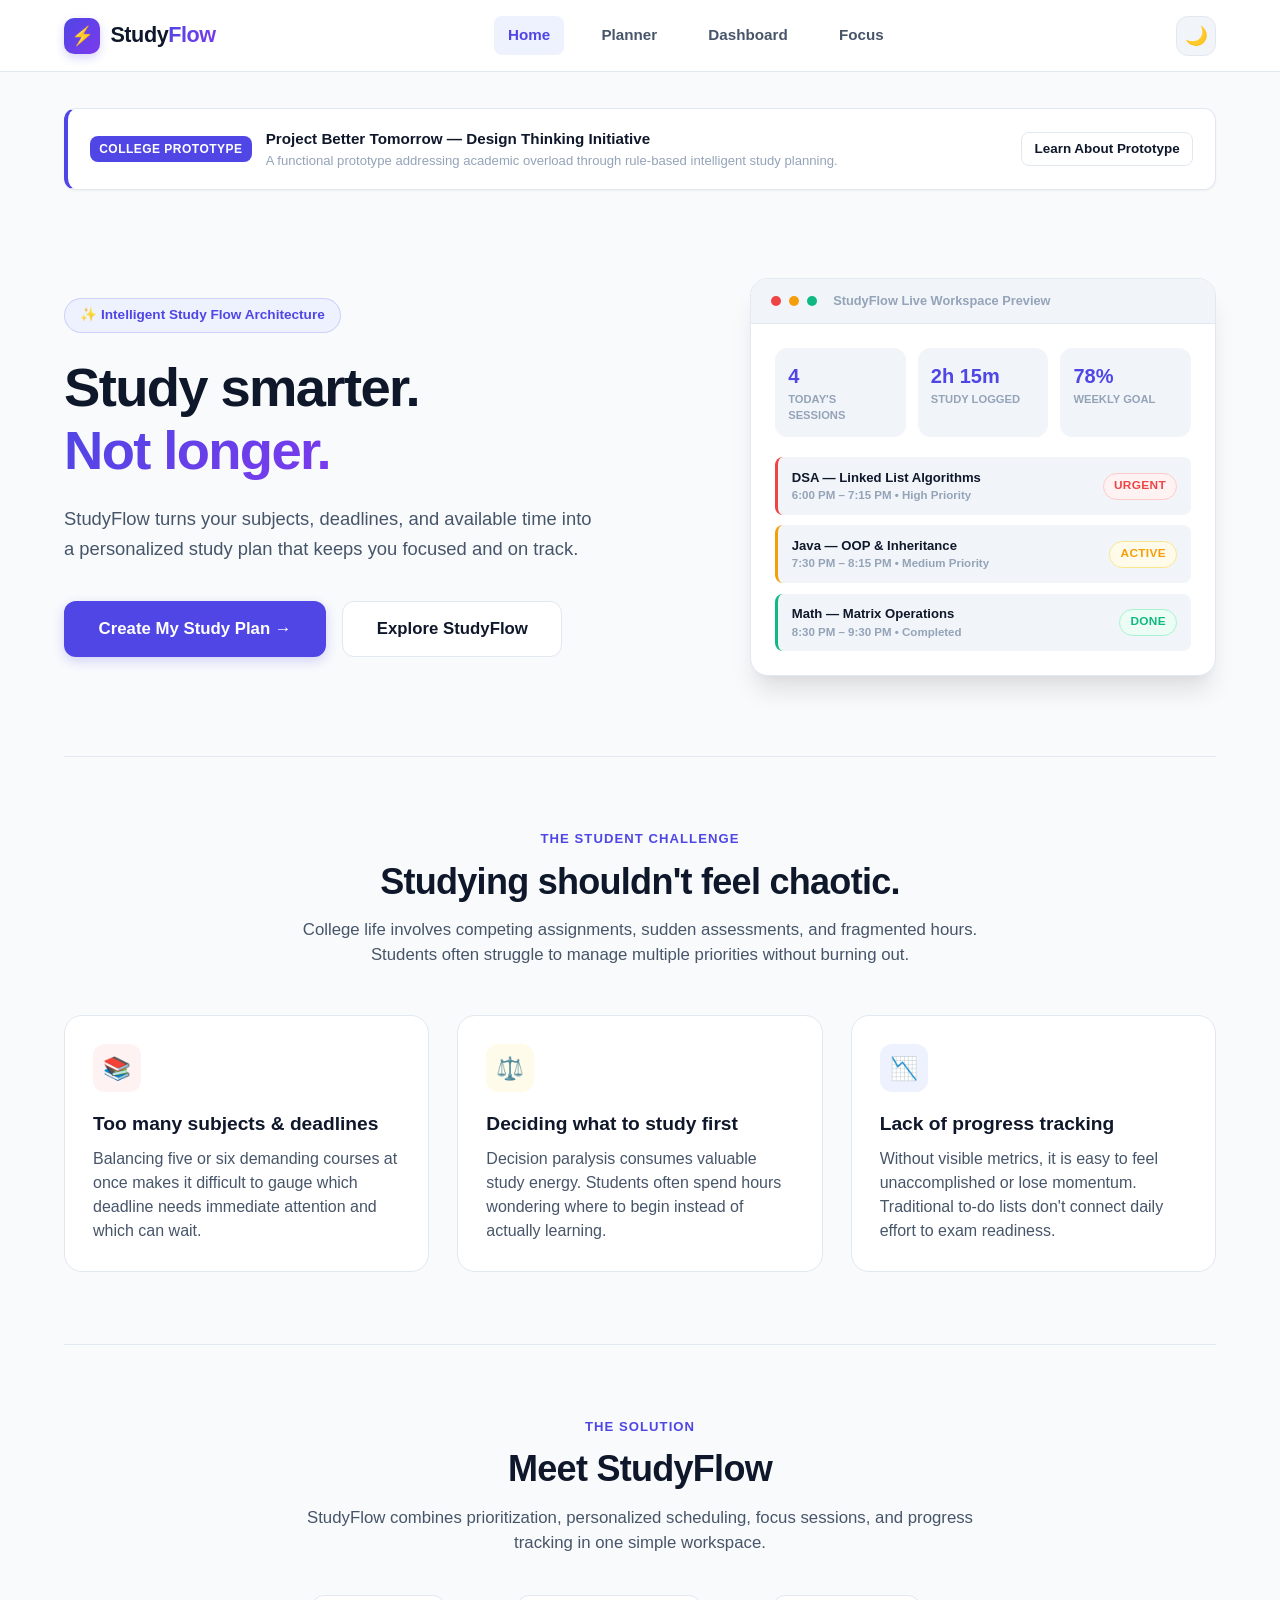
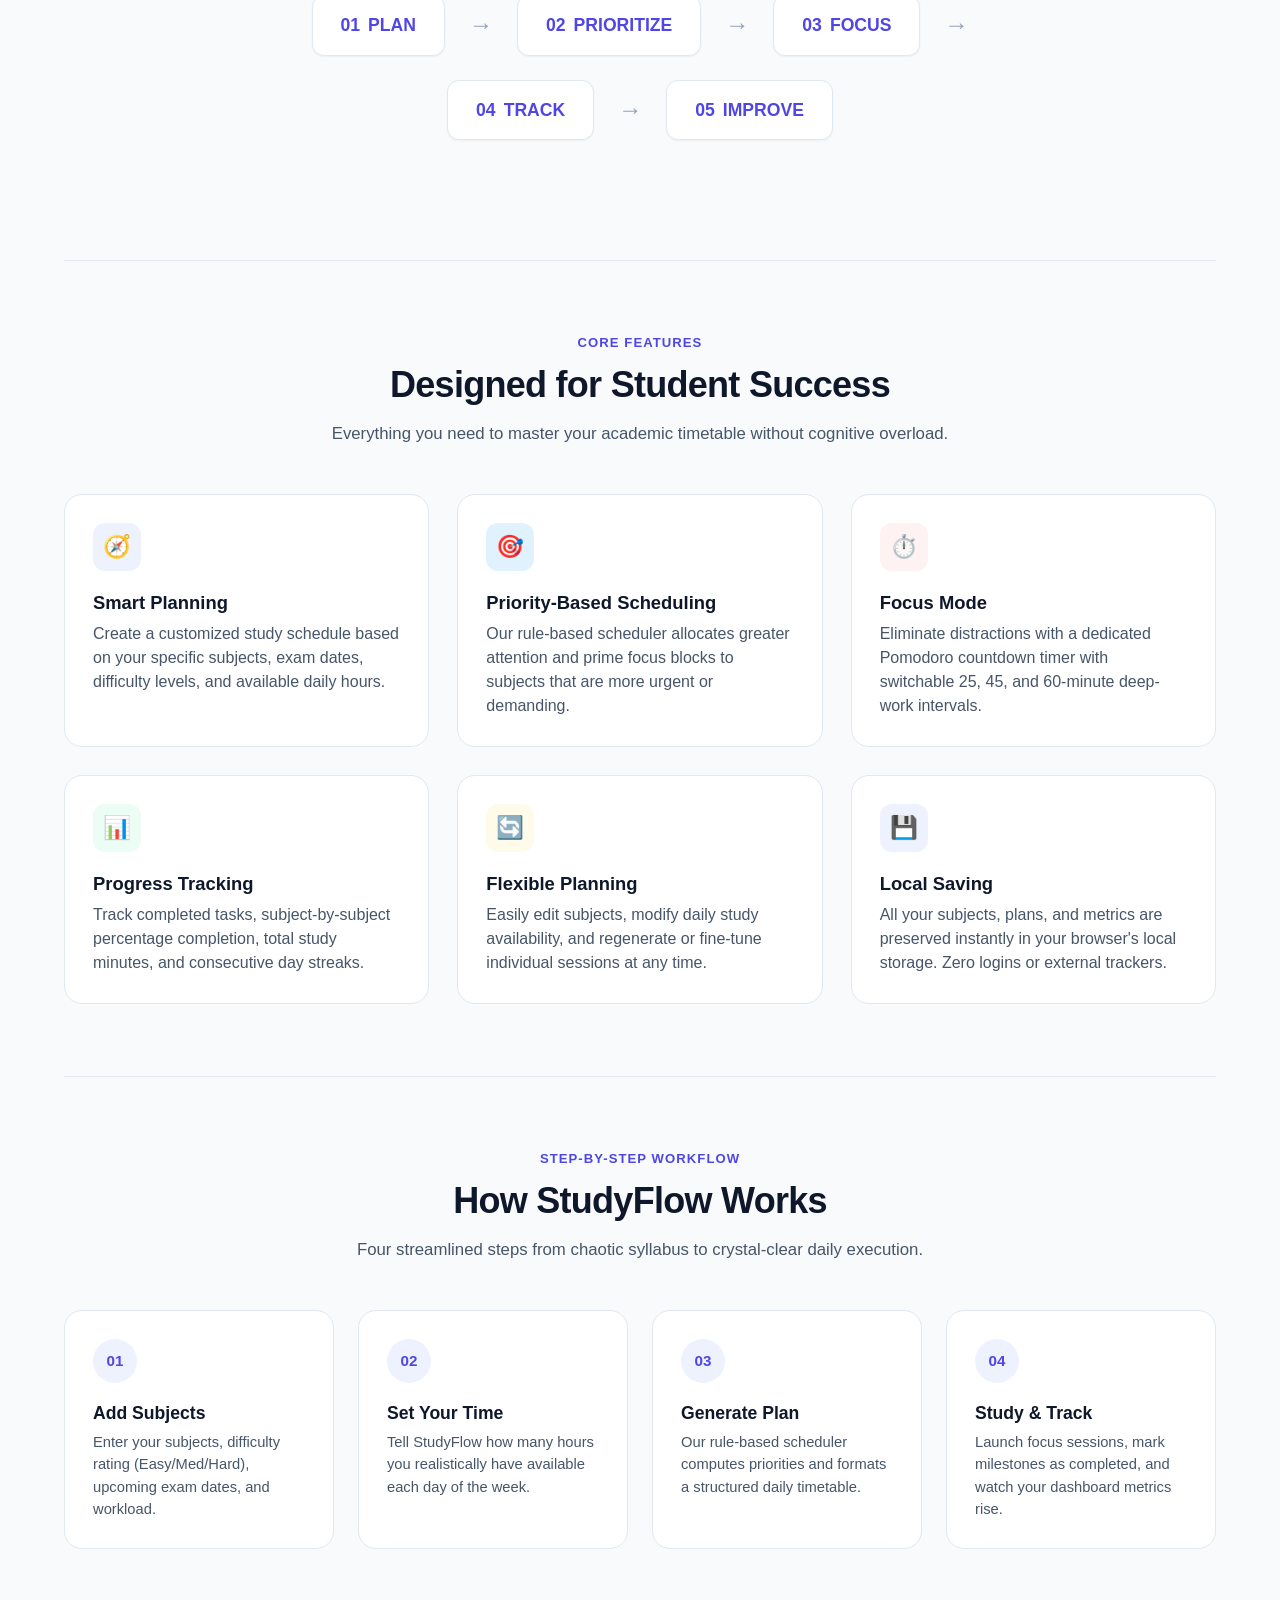
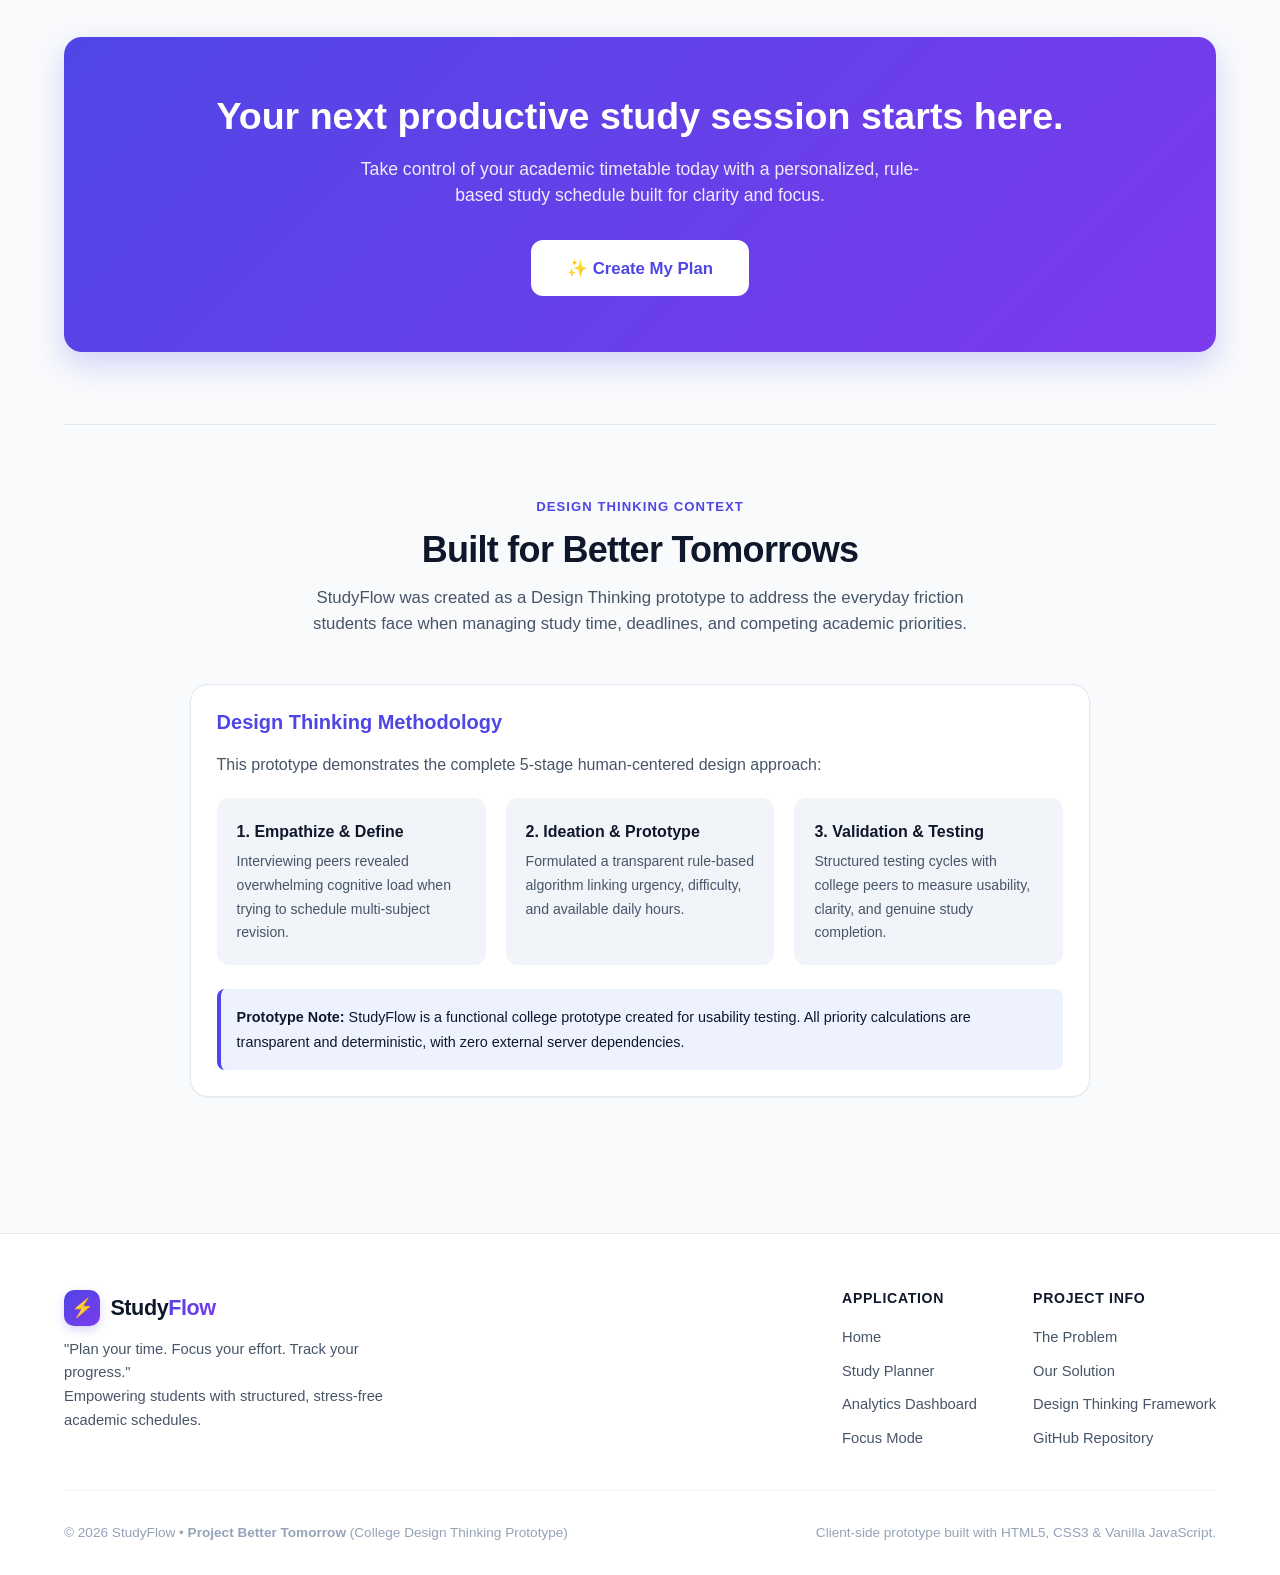
<file: index.html>
<!DOCTYPE html>
<html lang="en" data-theme="light">
<head>
  <meta charset="UTF-8">
  <meta name="viewport" content="width=device-width, initial-scale=1.0">
  <meta name="description" content="StudyFlow — Personalized study planning and focus-management web application for college students. Part of Project Better Tomorrow.">
  <title>StudyFlow — Study Smarter. Not Longer.</title>
  <link rel="stylesheet" href="css/style.css">
  <link rel="stylesheet" href="css/responsive.css">
</head>
<body>

  <!-- Navigation Bar -->
  <nav class="navbar" role="navigation" aria-label="Main Navigation">
    <div class="container nav-container">
      <a href="index.html" class="brand" aria-label="StudyFlow Home">
        <div class="brand-icon">⚡</div>
        <div>Study<span>Flow</span></div>
      </a>

      <ul class="nav-links">
        <li><a href="index.html" class="nav-link active">Home</a></li>
        <li><a href="planner.html" class="nav-link">Planner</a></li>
        <li><a href="dashboard.html" class="nav-link">Dashboard</a></li>
        <li><a href="focus.html" class="nav-link">Focus</a></li>
      </ul>

      <div class="nav-actions">
        <button class="btn-icon theme-toggle-btn" aria-label="Toggle Theme" title="Toggle Light/Dark Theme">
          🌙
        </button>
        <a href="planner.html" class="btn btn-primary btn-sm" style="display: none; @media(min-width: 600px){display:inline-flex;}">
          Get Started
        </a>
        <button class="hamburger-btn" aria-label="Open Mobile Menu">
          ☰
        </button>
      </div>
    </div>
  </nav>

  <!-- Mobile Navigation Drawer -->
  <div class="mobile-nav-backdrop"></div>
  <aside class="mobile-nav-drawer" aria-label="Mobile Navigation">
    <div class="mobile-nav-header">
      <div class="brand">
        <div class="brand-icon">⚡</div>
        <div>Study<span>Flow</span></div>
      </div>
      <button class="btn-icon mobile-nav-close" aria-label="Close Mobile Menu">✕</button>
    </div>
    <ul class="mobile-nav-links">
      <li><a href="index.html" class="nav-link active">🏠 Home</a></li>
      <li><a href="planner.html" class="nav-link">📅 Planner</a></li>
      <li><a href="dashboard.html" class="nav-link">📊 Dashboard</a></li>
      <li><a href="focus.html" class="nav-link">🎯 Focus Mode</a></li>
    </ul>
    <div style="margin-top: auto; padding-top: 1.5rem; border-top: 1px solid var(--border);">
      <span style="font-size: 0.8rem; color: var(--text-muted); display: block; margin-bottom: 0.5rem;">Project Better Tomorrow</span>
      <span class="badge badge-primary">Design Thinking Prototype</span>
    </div>
  </aside>

  <!-- Page Content -->
  <main class="page-wrapper">
    <div class="container">

      <!-- Academic Project Context Banner -->
      <div class="academic-banner" role="complementary">
        <div class="academic-info">
          <span class="academic-tag">College Prototype</span>
          <div>
            <span class="academic-title">Project Better Tomorrow — Design Thinking Initiative</span>
            <div class="academic-sub">A functional prototype addressing academic overload through rule-based intelligent study planning.</div>
          </div>
        </div>
        <a href="#about-project" class="btn btn-secondary btn-sm">Learn About Prototype</a>
      </div>

      <!-- Hero Section -->
      <section class="hero" aria-labelledby="hero-heading">
        <div class="hero-content">
          <div class="hero-badge">
            <span>✨ Intelligent Study Flow Architecture</span>
          </div>
          <h1 class="hero-title" id="hero-heading">
            Study smarter. <br>
            <span class="gradient-text">Not longer.</span>
          </h1>
          <p class="hero-subtitle">
            StudyFlow turns your subjects, deadlines, and available time into a personalized study plan that keeps you focused and on track.
          </p>
          <div class="hero-cta">
            <a href="planner.html" class="btn btn-primary btn-lg">Create My Study Plan →</a>
            <a href="#features" class="btn btn-secondary btn-lg">Explore StudyFlow</a>
          </div>
        </div>

        <!-- Dashboard Mockup Illustration -->
        <div class="hero-mockup-wrapper" aria-hidden="true">
          <div class="hero-mockup">
            <div class="mockup-header">
              <span class="mockup-dot red"></span>
              <span class="mockup-dot yellow"></span>
              <span class="mockup-dot green"></span>
              <span class="mockup-title">StudyFlow Live Workspace Preview</span>
            </div>
            <div class="mockup-body">
              <div class="mockup-stat-row">
                <div class="mockup-mini-card">
                  <div class="mockup-mini-val">4</div>
                  <div class="mockup-mini-label">TODAY'S SESSIONS</div>
                </div>
                <div class="mockup-mini-card">
                  <div class="mockup-mini-val">2h 15m</div>
                  <div class="mockup-mini-label">STUDY LOGGED</div>
                </div>
                <div class="mockup-mini-card">
                  <div class="mockup-mini-val">78%</div>
                  <div class="mockup-mini-label">WEEKLY GOAL</div>
                </div>
              </div>
              <div class="mockup-tasks">
                <div class="mockup-task-item" style="border-left-color: var(--danger);">
                  <div>
                    <div style="color: var(--text-primary);">DSA — Linked List Algorithms</div>
                    <div style="font-size: 0.72rem; color: var(--text-muted);">6:00 PM – 7:15 PM • High Priority</div>
                  </div>
                  <span class="badge badge-high">URGENT</span>
                </div>
                <div class="mockup-task-item" style="border-left-color: var(--warning);">
                  <div>
                    <div style="color: var(--text-primary);">Java — OOP & Inheritance</div>
                    <div style="font-size: 0.72rem; color: var(--text-muted);">7:30 PM – 8:15 PM • Medium Priority</div>
                  </div>
                  <span class="badge badge-medium">ACTIVE</span>
                </div>
                <div class="mockup-task-item" style="border-left-color: var(--success);">
                  <div>
                    <div style="color: var(--text-primary);">Math — Matrix Operations</div>
                    <div style="font-size: 0.72rem; color: var(--text-muted);">8:30 PM – 9:30 PM • Completed</div>
                  </div>
                  <span class="badge badge-low">DONE</span>
                </div>
              </div>
            </div>
          </div>
        </div>
      </section>

      <!-- Section 1 — The Problem -->
      <section class="section" id="problem" aria-labelledby="problem-heading">
        <div class="section-header">
          <span class="section-tag">The Student Challenge</span>
          <h2 class="section-title" id="problem-heading">Studying shouldn't feel chaotic.</h2>
          <p class="section-subtitle">
            College life involves competing assignments, sudden assessments, and fragmented hours. Students often struggle to manage multiple priorities without burning out.
          </p>
        </div>

        <div class="grid-3">
          <div class="problem-card">
            <div class="card-icon icon-red">📚</div>
            <h3 style="font-size: 1.2rem; margin-bottom: 0.65rem;">Too many subjects & deadlines</h3>
            <p>
              Balancing five or six demanding courses at once makes it difficult to gauge which deadline needs immediate attention and which can wait.
            </p>
          </div>

          <div class="problem-card">
            <div class="card-icon icon-yellow">⚖️</div>
            <h3 style="font-size: 1.2rem; margin-bottom: 0.65rem;">Deciding what to study first</h3>
            <p>
              Decision paralysis consumes valuable study energy. Students often spend hours wondering where to begin instead of actually learning.
            </p>
          </div>

          <div class="problem-card">
            <div class="card-icon icon-purple">📉</div>
            <h3 style="font-size: 1.2rem; margin-bottom: 0.65rem;">Lack of progress tracking</h3>
            <p>
              Without visible metrics, it is easy to feel unaccomplished or lose momentum. Traditional to-do lists don't connect daily effort to exam readiness.
            </p>
          </div>
        </div>
      </section>

      <!-- Section 2 — The Solution -->
      <section class="section" id="solution" aria-labelledby="solution-heading">
        <div class="section-header">
          <span class="section-tag">The Solution</span>
          <h2 class="section-title" id="solution-heading">Meet StudyFlow</h2>
          <p class="section-subtitle">
            StudyFlow combines prioritization, personalized scheduling, focus sessions, and progress tracking in one simple workspace.
          </p>

          <div class="solution-workflow">
            <div class="workflow-stage"><span>01</span> PLAN</div>
            <div class="workflow-arrow">→</div>
            <div class="workflow-stage"><span>02</span> PRIORITIZE</div>
            <div class="workflow-arrow">→</div>
            <div class="workflow-stage"><span>03</span> FOCUS</div>
            <div class="workflow-arrow">→</div>
            <div class="workflow-stage"><span>04</span> TRACK</div>
            <div class="workflow-arrow">→</div>
            <div class="workflow-stage"><span>05</span> IMPROVE</div>
          </div>
        </div>
      </section>

      <!-- Section 3 — Features -->
      <section class="section" id="features" aria-labelledby="features-heading">
        <div class="section-header">
          <span class="section-tag">Core Features</span>
          <h2 class="section-title" id="features-heading">Designed for Student Success</h2>
          <p class="section-subtitle">
            Everything you need to master your academic timetable without cognitive overload.
          </p>
        </div>

        <div class="grid-3">
          <div class="feature-card">
            <div class="card-icon icon-purple">🧭</div>
            <h3 style="font-size: 1.15rem; margin-bottom: 0.5rem;">Smart Planning</h3>
            <p>Create a customized study schedule based on your specific subjects, exam dates, difficulty levels, and available daily hours.</p>
          </div>

          <div class="feature-card">
            <div class="card-icon icon-cyan">🎯</div>
            <h3 style="font-size: 1.15rem; margin-bottom: 0.5rem;">Priority-Based Scheduling</h3>
            <p>Our rule-based scheduler allocates greater attention and prime focus blocks to subjects that are more urgent or demanding.</p>
          </div>

          <div class="feature-card">
            <div class="card-icon icon-red">⏱️</div>
            <h3 style="font-size: 1.15rem; margin-bottom: 0.5rem;">Focus Mode</h3>
            <p>Eliminate distractions with a dedicated Pomodoro countdown timer with switchable 25, 45, and 60-minute deep-work intervals.</p>
          </div>

          <div class="feature-card">
            <div class="card-icon icon-green">📊</div>
            <h3 style="font-size: 1.15rem; margin-bottom: 0.5rem;">Progress Tracking</h3>
            <p>Track completed tasks, subject-by-subject percentage completion, total study minutes, and consecutive day streaks.</p>
          </div>

          <div class="feature-card">
            <div class="card-icon icon-yellow">🔄</div>
            <h3 style="font-size: 1.15rem; margin-bottom: 0.5rem;">Flexible Planning</h3>
            <p>Easily edit subjects, modify daily study availability, and regenerate or fine-tune individual sessions at any time.</p>
          </div>

          <div class="feature-card">
            <div class="card-icon icon-purple">💾</div>
            <h3 style="font-size: 1.15rem; margin-bottom: 0.5rem;">Local Saving</h3>
            <p>All your subjects, plans, and metrics are preserved instantly in your browser's local storage. Zero logins or external trackers.</p>
          </div>
        </div>
      </section>

      <!-- Section 4 — How It Works -->
      <section class="section" id="how-it-works" aria-labelledby="steps-heading">
        <div class="section-header">
          <span class="section-tag">Step-by-Step Workflow</span>
          <h2 class="section-title" id="steps-heading">How StudyFlow Works</h2>
          <p class="section-subtitle">Four streamlined steps from chaotic syllabus to crystal-clear daily execution.</p>
        </div>

        <div class="grid-4">
          <div class="step-card">
            <div class="step-num">01</div>
            <h3 style="font-size: 1.1rem; margin-bottom: 0.4rem;">Add Subjects</h3>
            <p style="font-size: 0.92rem;">Enter your subjects, difficulty rating (Easy/Med/Hard), upcoming exam dates, and workload.</p>
          </div>

          <div class="step-card">
            <div class="step-num">02</div>
            <h3 style="font-size: 1.1rem; margin-bottom: 0.4rem;">Set Your Time</h3>
            <p style="font-size: 0.92rem;">Tell StudyFlow how many hours you realistically have available each day of the week.</p>
          </div>

          <div class="step-card">
            <div class="step-num">03</div>
            <h3 style="font-size: 1.1rem; margin-bottom: 0.4rem;">Generate Plan</h3>
            <p style="font-size: 0.92rem;">Our rule-based scheduler computes priorities and formats a structured daily timetable.</p>
          </div>

          <div class="step-card">
            <div class="step-num">04</div>
            <h3 style="font-size: 1.1rem; margin-bottom: 0.4rem;">Study & Track</h3>
            <p style="font-size: 0.92rem;">Launch focus sessions, mark milestones as completed, and watch your dashboard metrics rise.</p>
          </div>
        </div>
      </section>

      <!-- Section 5 — Call To Action -->
      <section class="section" style="border-top: none; padding-top: 1rem;">
        <div class="cta-banner">
          <h2>Your next productive study session starts here.</h2>
          <p>
            Take control of your academic timetable today with a personalized, rule-based study schedule built for clarity and focus.
          </p>
          <a href="planner.html" class="btn btn-cta">✨ Create My Plan</a>
        </div>
      </section>

      <!-- Section 6 — Academic & Design Thinking Project Context -->
      <section class="section" id="about-project" aria-labelledby="about-heading">
        <div class="section-header">
          <span class="section-tag">Design Thinking Context</span>
          <h2 class="section-title" id="about-heading">Built for Better Tomorrows</h2>
          <p class="section-subtitle">
            StudyFlow was created as a Design Thinking prototype to address the everyday friction students face when managing study time, deadlines, and competing academic priorities.
          </p>
        </div>

        <div class="card" style="max-width: 900px; margin: 0 auto; line-height: 1.7;">
          <h3 style="font-size: 1.25rem; margin-bottom: 1rem; color: var(--primary);">Design Thinking Methodology</h3>
          <p style="margin-bottom: 1.25rem;">
            This prototype demonstrates the complete 5-stage human-centered design approach:
          </p>

          <div class="grid-3" style="gap: 1.25rem; margin-bottom: 1.5rem;">
            <div style="background: var(--bg-surface-subtle); padding: 1.25rem; border-radius: var(--radius-md);">
              <strong style="color: var(--text-primary); display: block; margin-bottom: 0.25rem;">1. Empathize & Define</strong>
              <p style="font-size: 0.88rem;">Interviewing peers revealed overwhelming cognitive load when trying to schedule multi-subject revision.</p>
            </div>
            <div style="background: var(--bg-surface-subtle); padding: 1.25rem; border-radius: var(--radius-md);">
              <strong style="color: var(--text-primary); display: block; margin-bottom: 0.25rem;">2. Ideation & Prototype</strong>
              <p style="font-size: 0.88rem;">Formulated a transparent rule-based algorithm linking urgency, difficulty, and available daily hours.</p>
            </div>
            <div style="background: var(--bg-surface-subtle); padding: 1.25rem; border-radius: var(--radius-md);">
              <strong style="color: var(--text-primary); display: block; margin-bottom: 0.25rem;">3. Validation & Testing</strong>
              <p style="font-size: 0.88rem;">Structured testing cycles with college peers to measure usability, clarity, and genuine study completion.</p>
            </div>
          </div>

          <div style="background: var(--primary-light); border-left: 4px solid var(--primary); padding: 1rem; border-radius: var(--radius-sm); font-size: 0.9rem; color: var(--text-primary);">
            <strong>Prototype Note:</strong> StudyFlow is a functional college prototype created for usability testing. All priority calculations are transparent and deterministic, with zero external server dependencies.
          </div>
        </div>
      </section>

    </div>
  </main>

  <!-- Global Footer -->
  <footer class="footer" role="contentinfo">
    <div class="container">
      <div class="footer-top">
        <div class="footer-brand">
          <div class="brand">
            <div class="brand-icon">⚡</div>
            <div>Study<span>Flow</span></div>
          </div>
          <p>
            "Plan your time. Focus your effort. Track your progress."<br>
            Empowering students with structured, stress-free academic schedules.
          </p>
        </div>

        <div class="footer-nav">
          <div class="footer-nav-col">
            <h4>Application</h4>
            <ul>
              <li><a href="index.html">Home</a></li>
              <li><a href="planner.html">Study Planner</a></li>
              <li><a href="dashboard.html">Analytics Dashboard</a></li>
              <li><a href="focus.html">Focus Mode</a></li>
            </ul>
          </div>

          <div class="footer-nav-col">
            <h4>Project Info</h4>
            <ul>
              <li><a href="#problem">The Problem</a></li>
              <li><a href="#solution">Our Solution</a></li>
              <li><a href="#about-project">Design Thinking Framework</a></li>
              <li><a href="https://github.com" target="_blank" rel="noopener">GitHub Repository</a></li>
            </ul>
          </div>
        </div>
      </div>

      <div class="footer-bottom">
        <div>
          © 2026 StudyFlow • <strong>Project Better Tomorrow</strong> (College Design Thinking Prototype)
        </div>
        <div>
          Client-side prototype built with HTML5, CSS3 & Vanilla JavaScript.
        </div>
      </div>
    </div>
  </footer>

  <script src="js/app.js"></script>
</body>
</html>
</file>
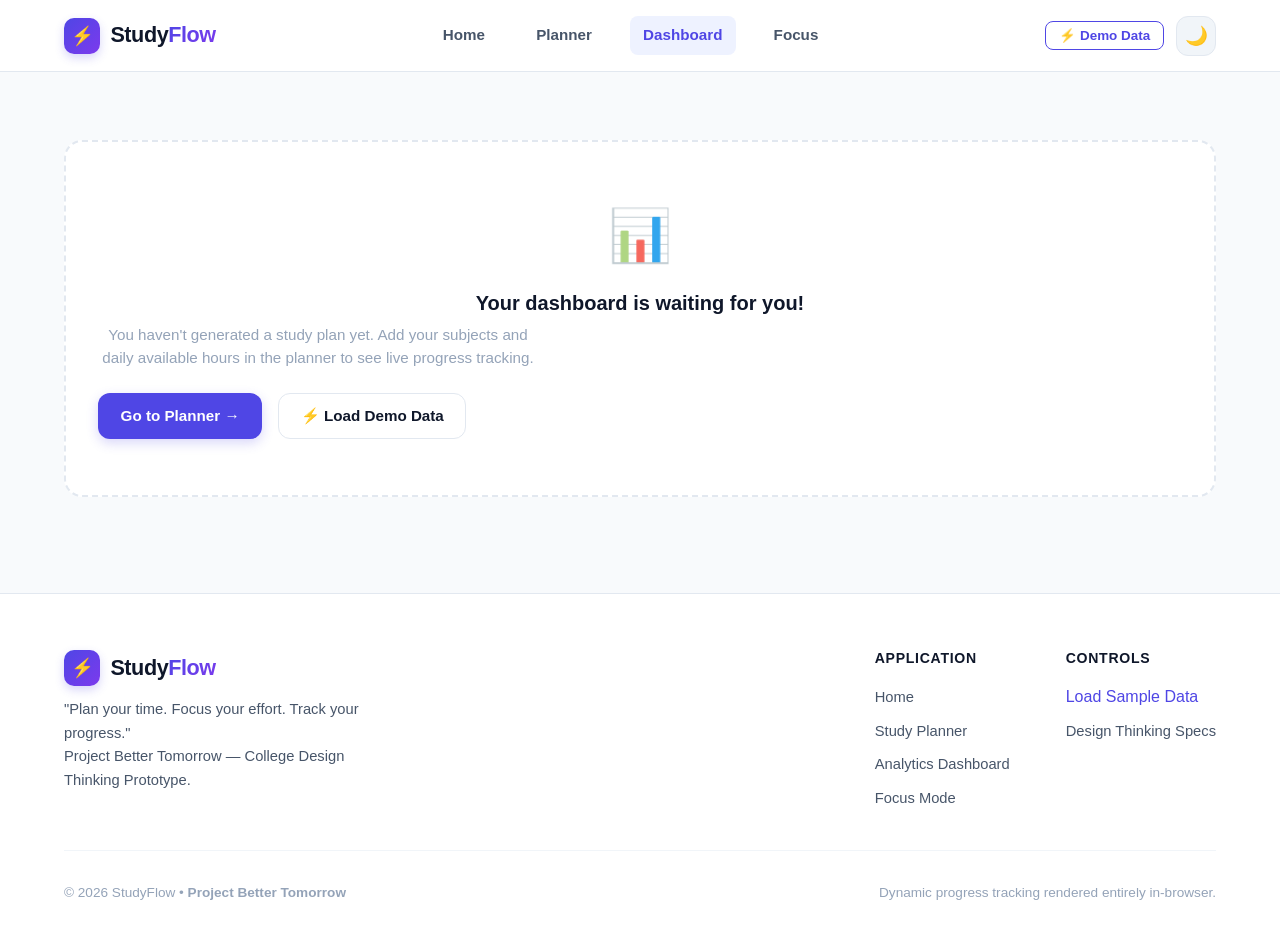
<file: dashboard.html>
<!DOCTYPE html>
<html lang="en" data-theme="light">
<head>
  <meta charset="UTF-8">
  <meta name="viewport" content="width=device-width, initial-scale=1.0">
  <meta name="description" content="StudyFlow Dashboard — Real-time academic progress tracking, today's schedule, study streaks, and subject completion metrics.">
  <title>Analytics Dashboard — StudyFlow</title>
  <link rel="stylesheet" href="css/style.css">
  <link rel="stylesheet" href="css/responsive.css">
</head>
<body>

  <!-- Navigation Bar -->
  <nav class="navbar" role="navigation" aria-label="Main Navigation">
    <div class="container nav-container">
      <a href="index.html" class="brand" aria-label="StudyFlow Home">
        <div class="brand-icon">⚡</div>
        <div>Study<span>Flow</span></div>
      </a>

      <ul class="nav-links">
        <li><a href="index.html" class="nav-link">Home</a></li>
        <li><a href="planner.html" class="nav-link">Planner</a></li>
        <li><a href="dashboard.html" class="nav-link active">Dashboard</a></li>
        <li><a href="focus.html" class="nav-link">Focus</a></li>
      </ul>

      <div class="nav-actions">
        <button id="dash-load-demo-btn" class="btn btn-outline btn-sm" title="Load sample student progress">
          ⚡ Demo Data
        </button>
        <button class="btn-icon theme-toggle-btn" aria-label="Toggle Theme" title="Toggle Light/Dark Theme">
          🌙
        </button>
        <button class="hamburger-btn" aria-label="Open Mobile Menu">
          ☰
        </button>
      </div>
    </div>
  </nav>

  <!-- Mobile Navigation Drawer -->
  <div class="mobile-nav-backdrop"></div>
  <aside class="mobile-nav-drawer" aria-label="Mobile Navigation">
    <div class="mobile-nav-header">
      <div class="brand">
        <div class="brand-icon">⚡</div>
        <div>Study<span>Flow</span></div>
      </div>
      <button class="btn-icon mobile-nav-close" aria-label="Close Mobile Menu">✕</button>
    </div>
    <ul class="mobile-nav-links">
      <li><a href="index.html" class="nav-link">🏠 Home</a></li>
      <li><a href="planner.html" class="nav-link">📅 Planner</a></li>
      <li><a href="dashboard.html" class="nav-link active">📊 Dashboard</a></li>
      <li><a href="focus.html" class="nav-link">🎯 Focus Mode</a></li>
    </ul>
    <div style="margin-top: auto; padding-top: 1.5rem; border-top: 1px solid var(--border);">
      <span style="font-size: 0.8rem; color: var(--text-muted); display: block; margin-bottom: 0.5rem;">Project Better Tomorrow</span>
      <span class="badge badge-primary">Design Thinking Prototype</span>
    </div>
  </aside>

  <!-- Page Content -->
  <main class="page-wrapper">
    <div class="container">

      <!-- Demo Mode Notification Banner (if active) -->
      <div id="demo-mode-banner" class="academic-banner" style="display: none; background: var(--primary-light); border-left-color: var(--primary);">
        <div class="academic-info">
          <span class="badge badge-primary">Sample Mode</span>
          <div>
            <strong style="color: var(--text-primary); font-size: 0.95rem;">Demonstration Data Loaded</strong>
            <div style="font-size: 0.82rem; color: var(--text-secondary);">Currently displaying sample subjects (DSA, Java, Math, CN). Modify anytime in the planner.</div>
          </div>
        </div>
        <button id="dash-reset-data-btn" class="btn btn-secondary btn-sm" style="color: var(--danger);">Reset Data</button>
      </div>

      <!-- Empty State (When no subjects or schedule exists) -->
      <div id="dashboard-empty-state" class="empty-state" style="display: none; margin: 2rem 0;">
        <div class="empty-state-icon">📊</div>
        <h2 class="empty-state-title">Your dashboard is waiting for you!</h2>
        <p class="empty-state-text">
          You haven't generated a study plan yet. Add your subjects and daily available hours in the planner to see live progress tracking.
        </p>
        <div style="display: flex; gap: 1rem;">
          <a href="planner.html" class="btn btn-primary">Go to Planner →</a>
          <button onclick="DemoDataLoader.load(); location.reload();" class="btn btn-secondary">⚡ Load Demo Data</button>
        </div>
      </div>

      <!-- Dashboard Main Content -->
      <div id="dashboard-main-content">

        <!-- Time-aware Greeting Banner -->
        <div class="greeting-banner">
          <div class="greeting-text">
            <h1 id="greeting-heading">Good afternoon! 👋</h1>
            <p id="greeting-date">Wednesday, September 16, 2026</p>
          </div>
          <div class="greeting-actions">
            <a href="focus.html" class="btn btn-secondary" style="background: rgba(255,255,255,0.2); color: #ffffff; border: 1px solid rgba(255,255,255,0.4);">
              🎯 Start Focus Mode
            </a>
          </div>
        </div>

        <!-- 4 Summary Stat Cards -->
        <div class="stat-grid">
          <div class="stat-card">
            <div class="stat-icon icon-purple">📋</div>
            <div class="stat-info">
              <div class="stat-value" id="stat-today-tasks">0</div>
              <div class="stat-label">Today's Tasks</div>
            </div>
          </div>

          <div class="stat-card">
            <div class="stat-icon icon-green">✅</div>
            <div class="stat-info">
              <div class="stat-value" id="stat-completed-tasks">0 / 0</div>
              <div class="stat-label">Completed Today</div>
            </div>
          </div>

          <div class="stat-card">
            <div class="stat-icon icon-cyan">⏱️</div>
            <div class="stat-info">
              <div class="stat-value" id="stat-study-time">0m</div>
              <div class="stat-label">Total Study Time</div>
            </div>
          </div>

          <div class="stat-card">
            <div class="stat-icon icon-yellow">🔥</div>
            <div class="stat-info">
              <div class="stat-value" id="stat-streak">0 days</div>
              <div class="stat-label">Current Streak</div>
            </div>
          </div>
        </div>

        <!-- Progress Overview Grid -->
        <div class="grid-2" style="margin-bottom: 2rem;">

          <!-- Overall Progress Ring -->
          <div class="card progress-ring-card">
            <h3 style="font-size: 1.15rem; margin-bottom: 0.5rem; color: var(--text-primary);">Overall Weekly Progress</h3>
            <p style="font-size: 0.85rem; color: var(--text-muted); max-width: 320px;">
              Calculated dynamically from all completed vs scheduled tasks across your weekly plan.
            </p>

            <div class="ring-wrapper">
              <svg width="160" height="160" class="ring-circle">
                <circle class="ring-bg" stroke-width="12" fill="transparent" r="64" cx="80" cy="80" />
                <circle id="progress-ring-circle" class="ring-progress" stroke-width="12" fill="transparent" r="64" cx="80" cy="80" />
              </svg>
              <div class="ring-center-text">
                <div class="ring-percent" id="overall-progress-text">0%</div>
                <div class="ring-subtext">Completed</div>
              </div>
            </div>

            <div style="font-size: 0.88rem; color: var(--text-secondary); margin-top: 0.5rem;">
              Keep up the momentum to reach 100%!
            </div>
          </div>

          <!-- Subject Breakdown Progress Bars -->
          <div class="card">
            <div class="card-header">
              <h3 class="card-title">📚 Subject Completion Breakdown</h3>
              <a href="planner.html" class="btn btn-outline btn-sm">Edit Plan</a>
            </div>
            <p style="font-size: 0.85rem; color: var(--text-muted); margin-bottom: 1.25rem;">
              Live completion tracking based on individual subject sessions.
            </p>

            <div id="subject-progress-container" class="subject-progress-list">
              <!-- Dynamically rendered subject bars -->
            </div>
          </div>

        </div>

        <!-- Today's Plan & Weekly Activity Grid -->
        <div class="grid-2">

          <!-- Today's Scheduled Plan -->
          <div class="card">
            <div class="card-header">
              <h3 class="card-title">📅 Today's Study Plan</h3>
              <a href="planner.html" class="btn btn-secondary btn-sm">Full Week</a>
            </div>
            <p style="font-size: 0.85rem; color: var(--text-muted); margin-bottom: 1.25rem;">
              Check off sessions as you finish them or jump straight into Pomodoro focus.
            </p>

            <div id="today-plan-container">
              <!-- Dynamically populated today's sessions -->
            </div>
          </div>

          <!-- Weekly Completion Chart (Mon - Sun) -->
          <div class="card">
            <div class="card-header">
              <h3 class="card-title">📈 Weekly Completion Trend</h3>
              <span class="badge badge-neutral">Mon – Sun</span>
            </div>
            <p style="font-size: 0.85rem; color: var(--text-muted); margin-bottom: 0.75rem;">
              Completion percentages across all seven days of the current study cycle.
            </p>

            <div id="weekly-chart-container" class="weekly-chart">
              <!-- Dynamically populated chart columns -->
            </div>

            <div style="margin-top: 1.25rem; padding-top: 1rem; border-top: 1px solid var(--border-subtle); display: flex; justify-content: space-between; font-size: 0.82rem; color: var(--text-muted);">
              <span>💡 Tip: Consistent 45-minute daily blocks beat marathon cramming.</span>
              <a href="focus.html" style="font-weight: 600;">Focus Now →</a>
            </div>
          </div>

        </div>

      </div>

    </div>
  </main>

  <!-- Global Footer -->
  <footer class="footer" role="contentinfo">
    <div class="container">
      <div class="footer-top">
        <div class="footer-brand">
          <div class="brand">
            <div class="brand-icon">⚡</div>
            <div>Study<span>Flow</span></div>
          </div>
          <p>
            "Plan your time. Focus your effort. Track your progress."<br>
            Project Better Tomorrow — College Design Thinking Prototype.
          </p>
        </div>

        <div class="footer-nav">
          <div class="footer-nav-col">
            <h4>Application</h4>
            <ul>
              <li><a href="index.html">Home</a></li>
              <li><a href="planner.html">Study Planner</a></li>
              <li><a href="dashboard.html">Analytics Dashboard</a></li>
              <li><a href="focus.html">Focus Mode</a></li>
            </ul>
          </div>

          <div class="footer-nav-col">
            <h4>Controls</h4>
            <ul>
              <li><button class="btn-outline btn-sm" onclick="DemoDataLoader.load(); location.reload();" style="border:none; cursor:pointer; color:var(--primary); background:transparent; padding:0; font-size:inherit;">Load Sample Data</button></li>
              <li><a href="index.html#about-project">Design Thinking Specs</a></li>
            </ul>
          </div>
        </div>
      </div>

      <div class="footer-bottom">
        <div>
          © 2026 StudyFlow • <strong>Project Better Tomorrow</strong>
        </div>
        <div>
          Dynamic progress tracking rendered entirely in-browser.
        </div>
      </div>
    </div>
  </footer>

  <script src="js/app.js"></script>
  <script src="js/dashboard.js"></script>
</body>
</html>
</file>
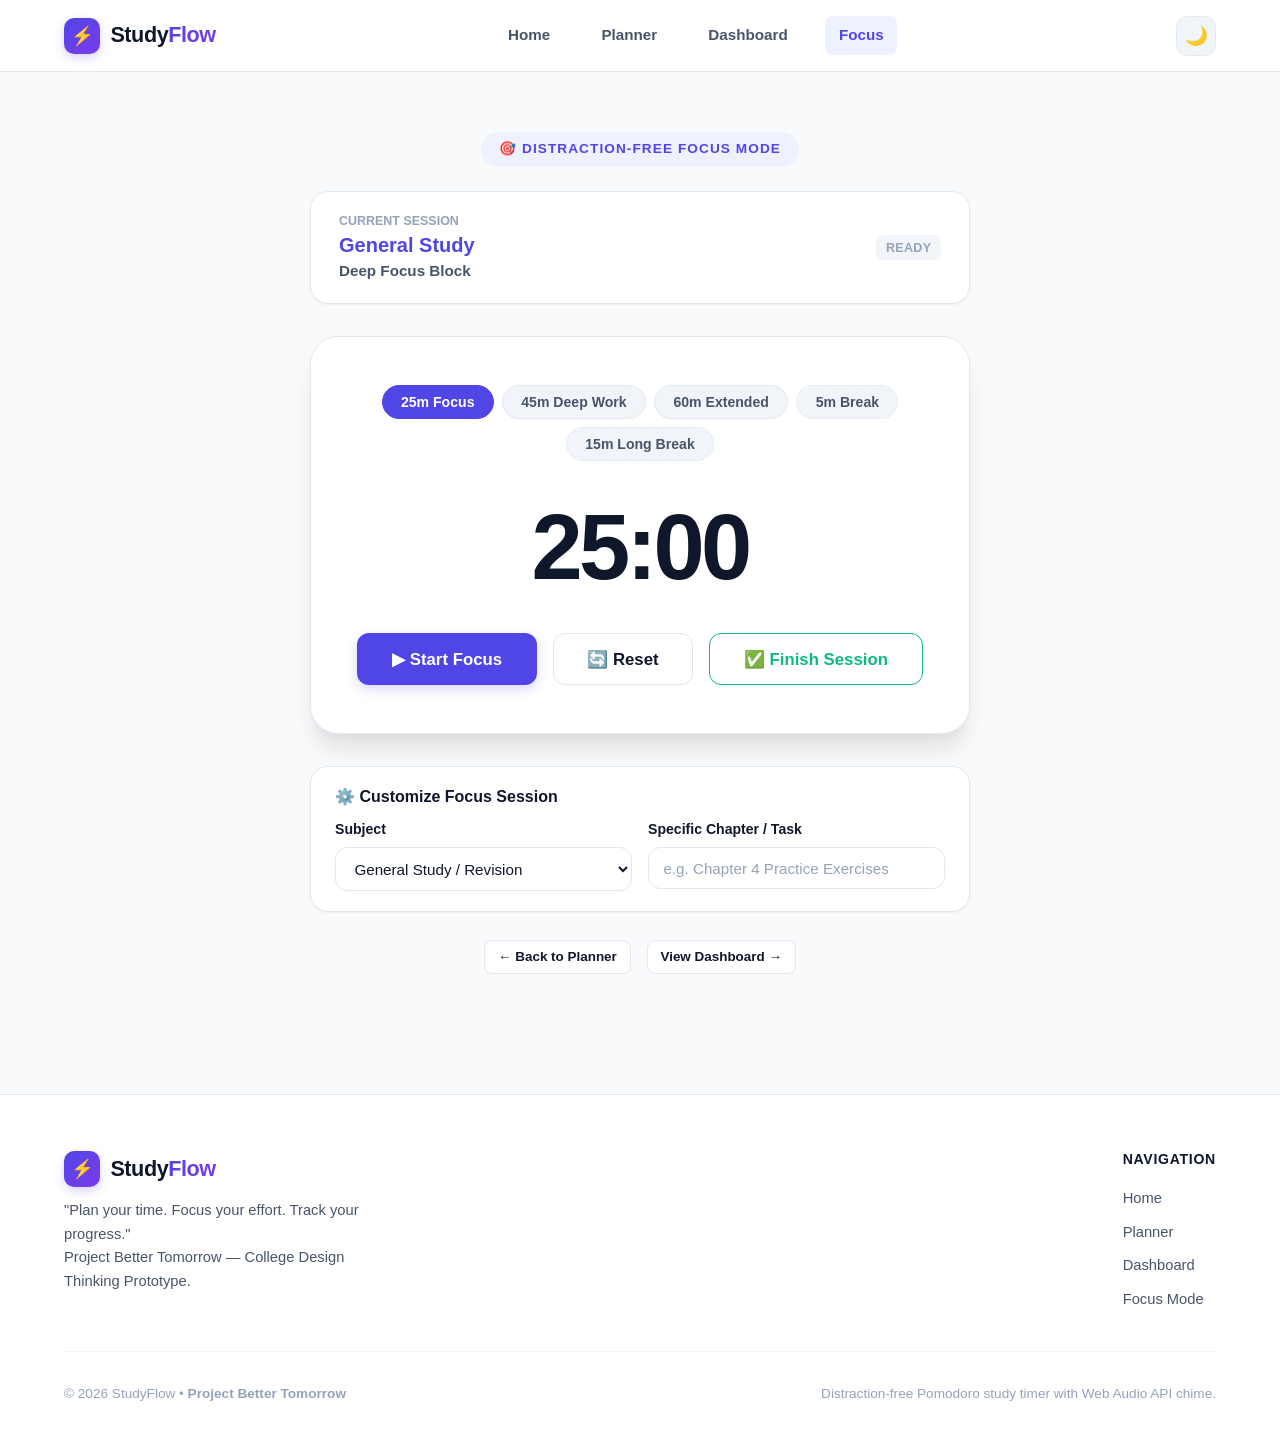
<file: focus.html>
<!DOCTYPE html>
<html lang="en" data-theme="light">
<head>
  <meta charset="UTF-8">
  <meta name="viewport" content="width=device-width, initial-scale=1.0">
  <meta name="description" content="StudyFlow Focus Mode — Distraction-free Pomodoro study timer with customizable intervals and automatic study progress logging.">
  <title>Focus Mode — StudyFlow</title>
  <link rel="stylesheet" href="css/style.css">
  <link rel="stylesheet" href="css/responsive.css">
</head>
<body>

  <!-- Navigation Bar -->
  <nav class="navbar" role="navigation" aria-label="Main Navigation">
    <div class="container nav-container">
      <a href="index.html" class="brand" aria-label="StudyFlow Home">
        <div class="brand-icon">⚡</div>
        <div>Study<span>Flow</span></div>
      </a>

      <ul class="nav-links">
        <li><a href="index.html" class="nav-link">Home</a></li>
        <li><a href="planner.html" class="nav-link">Planner</a></li>
        <li><a href="dashboard.html" class="nav-link">Dashboard</a></li>
        <li><a href="focus.html" class="nav-link active">Focus</a></li>
      </ul>

      <div class="nav-actions">
        <button class="btn-icon theme-toggle-btn" aria-label="Toggle Theme" title="Toggle Light/Dark Theme">
          🌙
        </button>
        <button class="hamburger-btn" aria-label="Open Mobile Menu">
          ☰
        </button>
      </div>
    </div>
  </nav>

  <!-- Mobile Navigation Drawer -->
  <div class="mobile-nav-backdrop"></div>
  <aside class="mobile-nav-drawer" aria-label="Mobile Navigation">
    <div class="mobile-nav-header">
      <div class="brand">
        <div class="brand-icon">⚡</div>
        <div>Study<span>Flow</span></div>
      </div>
      <button class="btn-icon mobile-nav-close" aria-label="Close Mobile Menu">✕</button>
    </div>
    <ul class="mobile-nav-links">
      <li><a href="index.html" class="nav-link">🏠 Home</a></li>
      <li><a href="planner.html" class="nav-link">📅 Planner</a></li>
      <li><a href="dashboard.html" class="nav-link">📊 Dashboard</a></li>
      <li><a href="focus.html" class="nav-link active">🎯 Focus Mode</a></li>
    </ul>
  </aside>

  <!-- Page Content -->
  <main class="page-wrapper">
    <div class="container">

      <div class="focus-container">

        <div class="focus-header-tag">
          <span>🎯 DISTRACTION-FREE FOCUS MODE</span>
        </div>

        <!-- Subject and Task Selector Card -->
        <div class="focus-subject-card">
          <div style="text-align: left; flex: 1;">
            <div style="font-size: 0.78rem; font-weight: 700; color: var(--text-muted); text-transform: uppercase;">Current Session</div>
            <div id="focus-subject-name" style="font-size: 1.25rem; font-weight: 800; color: var(--primary);">General Study</div>
            <div id="focus-task-name" style="font-size: 0.95rem; font-weight: 600; color: var(--text-secondary);">Deep Focus Block</div>
          </div>
          <div>
            <span id="focus-session-status" class="status-pill pending">READY</span>
          </div>
        </div>

        <!-- Timer Card -->
        <div class="focus-timer-box">

          <!-- Preset Interval Switching Buttons -->
          <div class="timer-preset-pills" role="tablist" aria-label="Select study duration">
            <button class="timer-preset-btn active" data-minutes="25">25m Focus</button>
            <button class="timer-preset-btn" data-minutes="45">45m Deep Work</button>
            <button class="timer-preset-btn" data-minutes="60">60m Extended</button>
            <button class="timer-preset-btn" data-minutes="5" style="border-style: dashed;">5m Break</button>
            <button class="timer-preset-btn" data-minutes="15" style="border-style: dashed;">15m Long Break</button>
          </div>

          <!-- Countdown Digits -->
          <div class="timer-digits" id="timer-digits" aria-live="polite">25:00</div>

          <!-- Timer Actions -->
          <div class="timer-actions">
            <button id="timer-start-btn" class="btn btn-primary btn-lg" style="min-width: 140px;">
              ▶ Start Focus
            </button>
            <button id="timer-pause-btn" class="btn btn-secondary btn-lg" style="display: none; min-width: 140px;">
              ⏸ Pause
            </button>
            <button id="timer-reset-btn" class="btn btn-secondary btn-lg">
              🔄 Reset
            </button>
            <button id="timer-finish-btn" class="btn btn-outline btn-lg" style="color: var(--success); border-color: var(--success);">
              ✅ Finish Session
            </button>
          </div>

        </div>

        <!-- Session Customization Toggle Accordion / Details -->
        <div class="card" style="text-align: left; padding: 1.25rem 1.5rem;">
          <h3 style="font-size: 1rem; margin-bottom: 0.75rem;">⚙️ Customize Focus Session</h3>
          <div class="form-row">
            <div class="form-group" style="margin-bottom: 0;">
              <label for="focus-subject-select" class="form-label">Subject</label>
              <select id="focus-subject-select" class="form-select">
                <option value="General Study">General Study / Revision</option>
              </select>
            </div>
            <div class="form-group" style="margin-bottom: 0;">
              <label for="focus-task-input" class="form-label">Specific Chapter / Task</label>
              <input type="text" id="focus-task-input" class="form-input" placeholder="e.g. Chapter 4 Practice Exercises">
            </div>
          </div>
        </div>

        <!-- Quick Back Navigation -->
        <div style="margin-top: 1.75rem; display: flex; justify-content: center; gap: 1rem;">
          <a href="planner.html" class="btn btn-secondary btn-sm">← Back to Planner</a>
          <a href="dashboard.html" class="btn btn-secondary btn-sm">View Dashboard →</a>
        </div>

      </div>

    </div>
  </main>

  <!-- Global Footer -->
  <footer class="footer" role="contentinfo">
    <div class="container">
      <div class="footer-top">
        <div class="footer-brand">
          <div class="brand">
            <div class="brand-icon">⚡</div>
            <div>Study<span>Flow</span></div>
          </div>
          <p>
            "Plan your time. Focus your effort. Track your progress."<br>
            Project Better Tomorrow — College Design Thinking Prototype.
          </p>
        </div>

        <div class="footer-nav">
          <div class="footer-nav-col">
            <h4>Navigation</h4>
            <ul>
              <li><a href="index.html">Home</a></li>
              <li><a href="planner.html">Planner</a></li>
              <li><a href="dashboard.html">Dashboard</a></li>
              <li><a href="focus.html">Focus Mode</a></li>
            </ul>
          </div>
        </div>
      </div>

      <div class="footer-bottom">
        <div>
          © 2026 StudyFlow • <strong>Project Better Tomorrow</strong>
        </div>
        <div>
          Distraction-free Pomodoro study timer with Web Audio API chime.
        </div>
      </div>
    </div>
  </footer>

  <script src="js/app.js"></script>
  <script src="js/focus.js"></script>
</body>
</html>
</file>
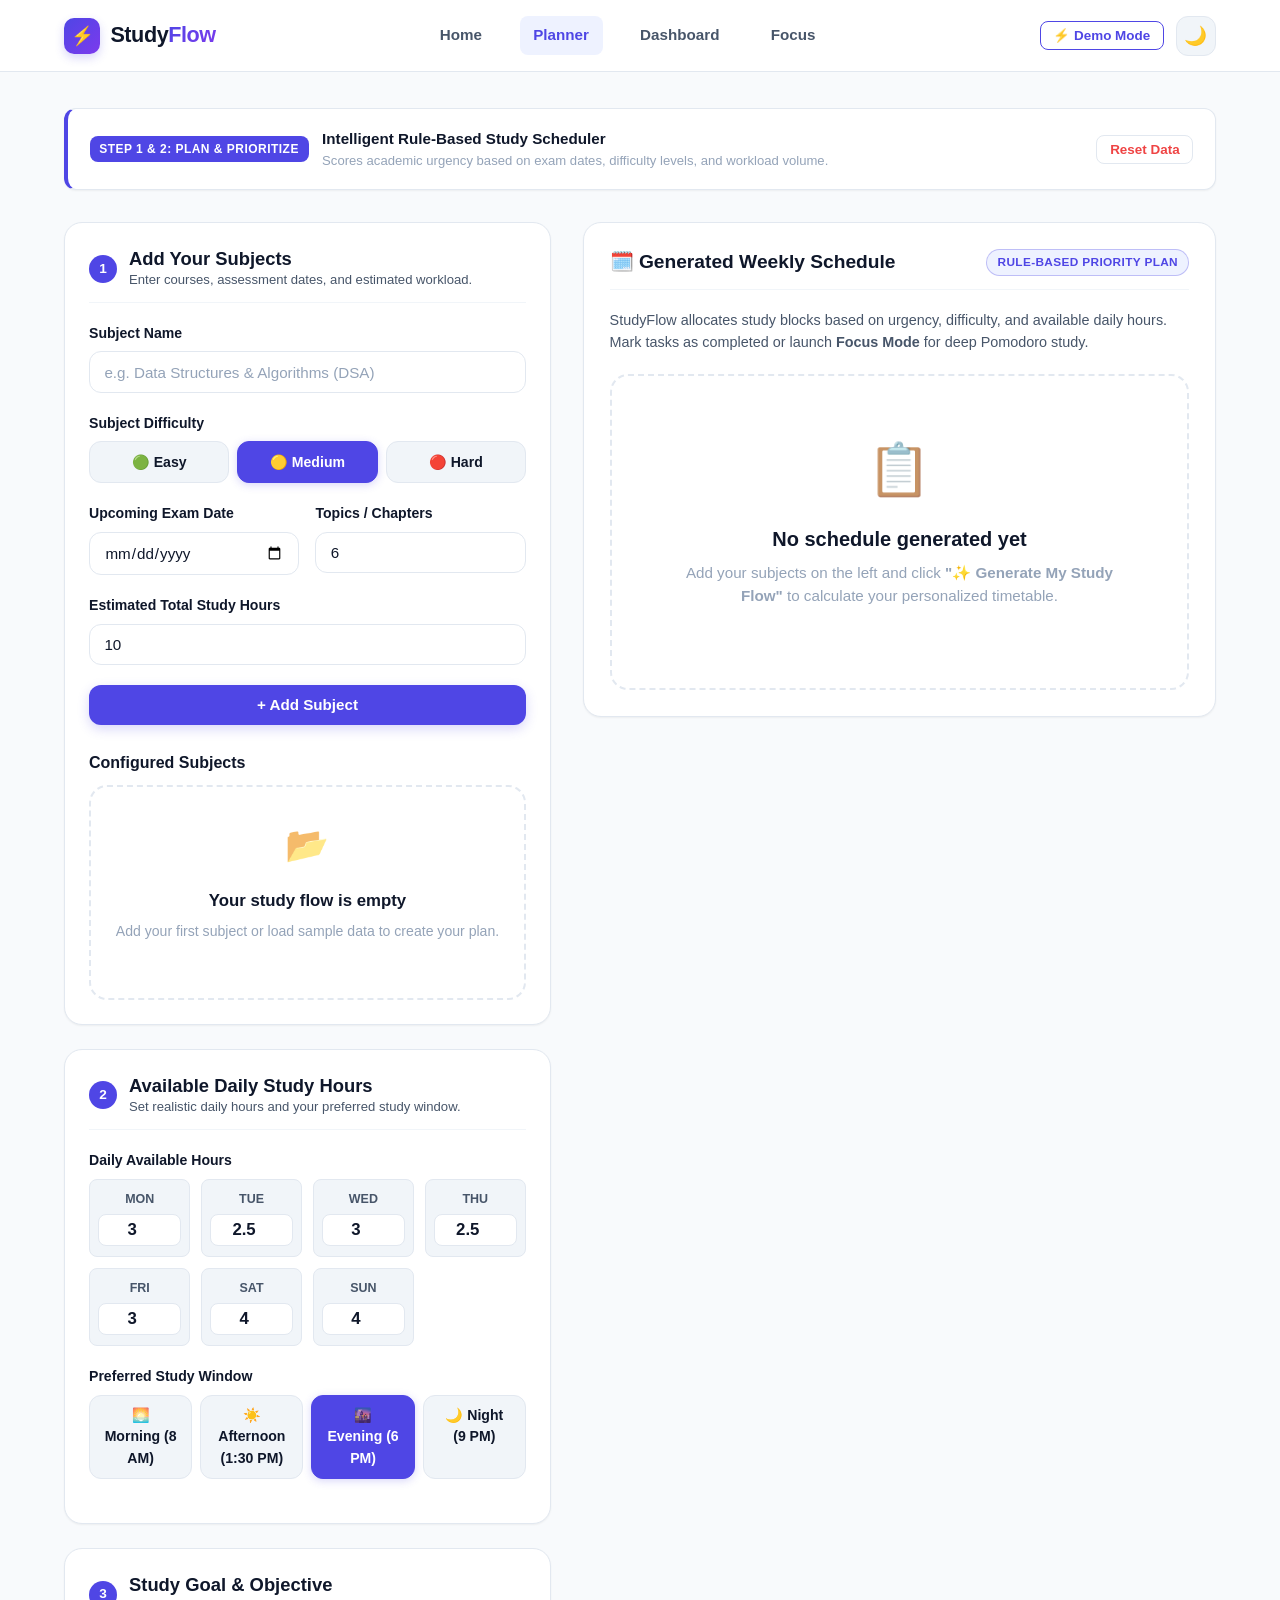
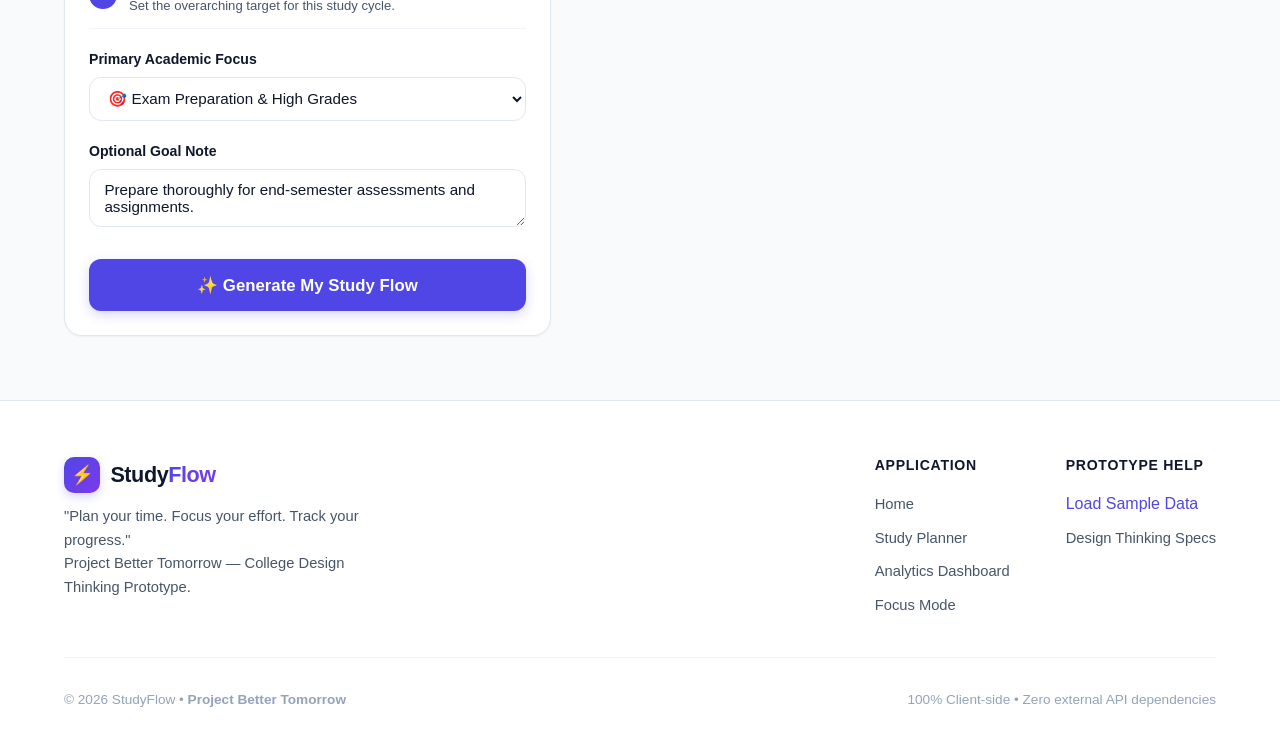
<file: planner.html>
<!DOCTYPE html>
<html lang="en" data-theme="light">
<head>
  <meta charset="UTF-8">
  <meta name="viewport" content="width=device-width, initial-scale=1.0">
  <meta name="description" content="StudyFlow Planner — Add subjects, set daily study availability, and generate your intelligent rule-based study schedule.">
  <title>Study Planner — StudyFlow</title>
  <link rel="stylesheet" href="css/style.css">
  <link rel="stylesheet" href="css/responsive.css">
</head>
<body>

  <!-- Navigation Bar -->
  <nav class="navbar" role="navigation" aria-label="Main Navigation">
    <div class="container nav-container">
      <a href="index.html" class="brand" aria-label="StudyFlow Home">
        <div class="brand-icon">⚡</div>
        <div>Study<span>Flow</span></div>
      </a>

      <ul class="nav-links">
        <li><a href="index.html" class="nav-link">Home</a></li>
        <li><a href="planner.html" class="nav-link active">Planner</a></li>
        <li><a href="dashboard.html" class="nav-link">Dashboard</a></li>
        <li><a href="focus.html" class="nav-link">Focus</a></li>
      </ul>

      <div class="nav-actions">
        <button id="load-demo-btn" class="btn btn-outline btn-sm" title="Load sample subjects and schedule">
          ⚡ Demo Mode
        </button>
        <button class="btn-icon theme-toggle-btn" aria-label="Toggle Theme" title="Toggle Light/Dark Theme">
          🌙
        </button>
        <button class="hamburger-btn" aria-label="Open Mobile Menu">
          ☰
        </button>
      </div>
    </div>
  </nav>

  <!-- Mobile Navigation Drawer -->
  <div class="mobile-nav-backdrop"></div>
  <aside class="mobile-nav-drawer" aria-label="Mobile Navigation">
    <div class="mobile-nav-header">
      <div class="brand">
        <div class="brand-icon">⚡</div>
        <div>Study<span>Flow</span></div>
      </div>
      <button class="btn-icon mobile-nav-close" aria-label="Close Mobile Menu">✕</button>
    </div>
    <ul class="mobile-nav-links">
      <li><a href="index.html" class="nav-link">🏠 Home</a></li>
      <li><a href="planner.html" class="nav-link active">📅 Planner</a></li>
      <li><a href="dashboard.html" class="nav-link">📊 Dashboard</a></li>
      <li><a href="focus.html" class="nav-link">🎯 Focus Mode</a></li>
    </ul>
    <div style="margin-top: auto; padding-top: 1.5rem; border-top: 1px solid var(--border);">
      <span style="font-size: 0.8rem; color: var(--text-muted); display: block; margin-bottom: 0.5rem;">Project Better Tomorrow</span>
      <span class="badge badge-primary">Design Thinking Prototype</span>
    </div>
  </aside>

  <!-- Page Content -->
  <main class="page-wrapper">
    <div class="container">

      <!-- Context Banner -->
      <div class="academic-banner">
        <div class="academic-info">
          <span class="academic-tag">Step 1 & 2: Plan & Prioritize</span>
          <div>
            <span class="academic-title">Intelligent Rule-Based Study Scheduler</span>
            <div class="academic-sub">Scores academic urgency based on exam dates, difficulty levels, and workload volume.</div>
          </div>
        </div>
        <div style="display: flex; gap: 0.5rem;">
          <button id="reset-data-btn" class="btn btn-secondary btn-sm" style="color: var(--danger);">Reset Data</button>
        </div>
      </div>

      <div class="planner-layout">

        <!-- Left Column: Input Steps -->
        <div class="planner-steps">

          <!-- Step 1: Add Subjects -->
          <div class="step-box" id="step-1">
            <div class="step-box-header">
              <span class="step-indicator">1</span>
              <div>
                <h2 style="font-size: 1.15rem;">Add Your Subjects</h2>
                <p style="font-size: 0.82rem;">Enter courses, assessment dates, and estimated workload.</p>
              </div>
            </div>

            <form id="subject-form">
              <div class="form-group">
                <label for="subject-name" class="form-label">Subject Name</label>
                <input type="text" id="subject-name" class="form-input" placeholder="e.g. Data Structures & Algorithms (DSA)" required>
              </div>

              <div class="form-group">
                <label class="form-label">Subject Difficulty</label>
                <div class="pill-selector" id="difficulty-pills">
                  <div class="pill-option" data-value="easy">🟢 Easy</div>
                  <div class="pill-option active" data-value="medium">🟡 Medium</div>
                  <div class="pill-option" data-value="hard">🔴 Hard</div>
                </div>
              </div>

              <div class="form-row">
                <div class="form-group">
                  <label for="exam-date" class="form-label">Upcoming Exam Date</label>
                  <input type="date" id="exam-date" class="form-input" required>
                </div>
                <div class="form-group">
                  <label for="topics-count" class="form-label">Topics / Chapters</label>
                  <input type="number" id="topics-count" class="form-input" min="1" max="50" value="6" required>
                </div>
              </div>

              <div class="form-group">
                <label for="estimated-hours" class="form-label">Estimated Total Study Hours</label>
                <input type="number" id="estimated-hours" class="form-input" min="1" max="200" step="0.5" value="10" placeholder="e.g. 12" required>
              </div>

              <div style="display: flex; gap: 0.5rem; margin-top: 1rem;">
                <button type="submit" id="form-submit-btn" class="btn btn-primary" style="flex: 1;">
                  + Add Subject
                </button>
                <button type="button" id="form-cancel-btn" class="btn btn-secondary" style="display: none;">
                  Cancel
                </button>
              </div>
            </form>

            <!-- Current Subjects List -->
            <div style="margin-top: 1.75rem;">
              <h3 style="font-size: 1rem; margin-bottom: 0.75rem; color: var(--text-primary);">Configured Subjects</h3>

              <div id="subjects-list">
                <!-- Dynamically populated subjects -->
              </div>

              <div id="subjects-empty-state" class="empty-state" style="padding: 2rem 1rem;">
                <div class="empty-state-icon" style="font-size: 2.2rem;">📂</div>
                <div class="empty-state-title" style="font-size: 1.05rem;">Your study flow is empty</div>
                <p class="empty-state-text" style="font-size: 0.88rem;">Add your first subject or load sample data to create your plan.</p>
              </div>
            </div>
          </div>

          <!-- Step 2: Available Study Time -->
          <div class="step-box" id="step-2">
            <div class="step-box-header">
              <span class="step-indicator">2</span>
              <div>
                <h2 style="font-size: 1.15rem;">Available Daily Study Hours</h2>
                <p style="font-size: 0.82rem;">Set realistic daily hours and your preferred study window.</p>
              </div>
            </div>

            <label class="form-label" style="margin-bottom: 0.5rem;">Daily Available Hours</label>
            <div class="day-hours-grid">
              <div class="day-box">
                <div class="day-label">Mon</div>
                <input type="number" class="day-input" data-day="Monday" min="0" max="16" step="0.5" value="3">
              </div>
              <div class="day-box">
                <div class="day-label">Tue</div>
                <input type="number" class="day-input" data-day="Tuesday" min="0" max="16" step="0.5" value="2.5">
              </div>
              <div class="day-box">
                <div class="day-label">Wed</div>
                <input type="number" class="day-input" data-day="Wednesday" min="0" max="16" step="0.5" value="3">
              </div>
              <div class="day-box">
                <div class="day-label">Thu</div>
                <input type="number" class="day-input" data-day="Thursday" min="0" max="16" step="0.5" value="2.5">
              </div>
              <div class="day-box">
                <div class="day-label">Fri</div>
                <input type="number" class="day-input" data-day="Friday" min="0" max="16" step="0.5" value="3">
              </div>
              <div class="day-box">
                <div class="day-label">Sat</div>
                <input type="number" class="day-input" data-day="Saturday" min="0" max="16" step="0.5" value="4">
              </div>
              <div class="day-box">
                <div class="day-label">Sun</div>
                <input type="number" class="day-input" data-day="Sunday" min="0" max="16" step="0.5" value="4">
              </div>
            </div>

            <div class="form-group" style="margin-top: 1rem;">
              <label class="form-label">Preferred Study Window</label>
              <div class="pill-selector" id="time-pref-pills">
                <div class="pill-option" data-value="morning">🌅 Morning (8 AM)</div>
                <div class="pill-option" data-value="afternoon">☀️ Afternoon (1:30 PM)</div>
                <div class="pill-option active" data-value="evening">🌆 Evening (6 PM)</div>
                <div class="pill-option" data-value="night">🌙 Night (9 PM)</div>
              </div>
            </div>
          </div>

          <!-- Step 3: Study Goal -->
          <div class="step-box" id="step-3">
            <div class="step-box-header">
              <span class="step-indicator">3</span>
              <div>
                <h2 style="font-size: 1.15rem;">Study Goal & Objective</h2>
                <p style="font-size: 0.82rem;">Set the overarching target for this study cycle.</p>
              </div>
            </div>

            <div class="form-group">
              <label for="study-goal-select" class="form-label">Primary Academic Focus</label>
              <select id="study-goal-select" class="form-select">
                <option value="exam">🎯 Exam Preparation & High Grades</option>
                <option value="assignment">📝 Assignment & Lab Completion</option>
                <option value="revision">🔄 General Revision & Concept Strengthening</option>
                <option value="skill">🚀 Practical Coding & Skill Development</option>
              </select>
            </div>

            <div class="form-group">
              <label for="study-goal-desc" class="form-label">Optional Goal Note</label>
              <textarea id="study-goal-desc" class="form-textarea" rows="2" placeholder="e.g. Master tree traversals and finish lab assignments before Friday"></textarea>
            </div>

            <button type="button" id="generate-plan-btn" class="btn btn-primary btn-lg" style="width: 100%; margin-top: 0.75rem;">
              ✨ Generate My Study Flow
            </button>
          </div>

        </div>

        <!-- Right Column: Generated Plan View -->
        <div class="planner-schedule-view" id="schedule-section">
          <div class="card" style="margin-bottom: 1.5rem;">
            <div class="card-header">
              <h2 class="card-title">
                <span>🗓️ Generated Weekly Schedule</span>
              </h2>
              <span class="badge badge-primary">Rule-Based Priority Plan</span>
            </div>
            <p style="font-size: 0.9rem; color: var(--text-secondary); margin-bottom: 1.25rem;">
              StudyFlow allocates study blocks based on urgency, difficulty, and available daily hours.
              Mark tasks as completed or launch <strong>Focus Mode</strong> for deep Pomodoro study.
            </p>

            <div id="schedule-container">
              <!-- Dynamically rendered schedule grouped by days -->
            </div>

            <div id="schedule-empty-state" class="empty-state">
              <div class="empty-state-icon">📋</div>
              <div class="empty-state-title">No schedule generated yet</div>
              <p class="empty-state-text">
                Add your subjects on the left and click <strong>"✨ Generate My Study Flow"</strong> to calculate your personalized timetable.
              </p>
            </div>
          </div>
        </div>

      </div>

    </div>
  </main>

  <!-- Global Footer -->
  <footer class="footer" role="contentinfo">
    <div class="container">
      <div class="footer-top">
        <div class="footer-brand">
          <div class="brand">
            <div class="brand-icon">⚡</div>
            <div>Study<span>Flow</span></div>
          </div>
          <p>
            "Plan your time. Focus your effort. Track your progress."<br>
            Project Better Tomorrow — College Design Thinking Prototype.
          </p>
        </div>

        <div class="footer-nav">
          <div class="footer-nav-col">
            <h4>Application</h4>
            <ul>
              <li><a href="index.html">Home</a></li>
              <li><a href="planner.html">Study Planner</a></li>
              <li><a href="dashboard.html">Analytics Dashboard</a></li>
              <li><a href="focus.html">Focus Mode</a></li>
            </ul>
          </div>

          <div class="footer-nav-col">
            <h4>Prototype Help</h4>
            <ul>
              <li><button id="footer-demo-btn" class="btn-outline btn-sm" onclick="DemoDataLoader.load(); location.reload();" style="border:none; cursor:pointer; color:var(--primary); background:transparent; padding:0; font-size:inherit;">Load Sample Data</button></li>
              <li><a href="index.html#about-project">Design Thinking Specs</a></li>
            </ul>
          </div>
        </div>
      </div>

      <div class="footer-bottom">
        <div>
          © 2026 StudyFlow • <strong>Project Better Tomorrow</strong>
        </div>
        <div>
          100% Client-side • Zero external API dependencies
        </div>
      </div>
    </div>
  </footer>

  <script src="js/app.js"></script>
  <script src="js/planner.js"></script>
</body>
</html>
</file>
<file: css/style.css>
/* ==========================================================================
   StudyFlow — Modern Student Productivity Design System
   Part of Project Better Tomorrow (College Design Thinking Prototype)
   ========================================================================== */

:root {
  /* Primary Color Palette — Sophisticated Indigo / Blue */
  --primary: #4f46e5;
  --primary-hover: #4338ca;
  --primary-light: #eef2ff;
  --primary-glow: rgba(79, 70, 229, 0.22);
  --primary-dark: #3730a3;

  /* Accent Accoutrements */
  --accent-cyan: #0284c7;
  --accent-cyan-light: #e0f2fe;
  --accent-purple: #7c3aed;
  --accent-purple-light: #f3e8ff;

  /* Semantic Feedback Colors */
  --success: #10b981;
  --success-light: #ecfdf5;
  --success-border: #a7f3d0;
  --warning: #f59e0b;
  --warning-light: #fffbeb;
  --warning-border: #fde68a;
  --danger: #ef4444;
  --danger-light: #fef2f2;
  --danger-border: #fecaca;
  --info: #3b82f6;
  --info-light: #eff6ff;
  --info-border: #bfdbfe;

  /* Surfaces & Neutrals (Light Mode Default) */
  --bg-main: #f8fafc;
  --bg-surface: #ffffff;
  --bg-surface-elevated: #ffffff;
  --bg-surface-subtle: #f1f5f9;
  --bg-input: #ffffff;
  --text-primary: #0f172a;
  --text-secondary: #475569;
  --text-muted: #94a3b8;
  --border: #e2e8f0;
  --border-subtle: #f1f5f9;
  --border-focus: #4f46e5;

  /* Shadows */
  --shadow-sm: 0 1px 2px 0 rgb(0 0 0 / 0.05);
  --shadow-md: 0 4px 6px -1px rgb(0 0 0 / 0.07), 0 2px 4px -2px rgb(0 0 0 / 0.05);
  --shadow-lg: 0 10px 15px -3px rgb(0 0 0 / 0.08), 0 4px 6px -4px rgb(0 0 0 / 0.03);
  --shadow-xl: 0 20px 25px -5px rgb(0 0 0 / 0.1), 0 8px 10px -6px rgb(0 0 0 / 0.04);

  /* Dimensions & Curves */
  --radius-sm: 8px;
  --radius-md: 12px;
  --radius-lg: 18px;
  --radius-full: 9999px;
  --container-max: 1200px;
  --nav-height: 72px;

  /* Transitions */
  --transition-fast: 160ms cubic-bezier(0.4, 0, 0.2, 1);
  --transition-normal: 260ms cubic-bezier(0.4, 0, 0.2, 1);
}

/* Dark Mode Theme Overrides */
[data-theme="dark"] {
  --bg-main: #0b0f19;
  --bg-surface: #111827;
  --bg-surface-elevated: #1a2234;
  --bg-surface-subtle: #172033;
  --bg-input: #0e1524;
  --text-primary: #f8fafc;
  --text-secondary: #cbd5e1;
  --text-muted: #64748b;
  --border: #1f293d;
  --border-subtle: #162032;
  --border-focus: #6366f1;

  --primary-light: #1e1b4b;
  --primary-glow: rgba(99, 102, 241, 0.28);
  --accent-cyan-light: #082f49;
  --accent-purple-light: #2e1065;

  --success-light: #064e3b;
  --success-border: #065f46;
  --warning-light: #451a03;
  --warning-border: #78350f;
  --danger-light: #450a0a;
  --danger-border: #7f1d1d;
  --info-light: #172554;
  --info-border: #1e3a8a;

  --shadow-sm: 0 1px 2px 0 rgb(0 0 0 / 0.45);
  --shadow-md: 0 4px 6px -1px rgb(0 0 0 / 0.45);
  --shadow-lg: 0 10px 15px -3px rgb(0 0 0 / 0.55);
  --shadow-xl: 0 20px 25px -5px rgb(0 0 0 / 0.65);
}

/* Reset & Foundation */
*, *::before, *::after {
  box-sizing: border-box;
  margin: 0;
  padding: 0;
}

html {
  font-family: -apple-system, BlinkMacSystemFont, "Segoe UI", Roboto, "Helvetica Neue", Arial, sans-serif;
  font-size: 16px;
  line-height: 1.5;
  scroll-behavior: smooth;
  -webkit-font-smoothing: antialiased;
}

body {
  background-color: var(--bg-main);
  color: var(--text-primary);
  min-height: 100vh;
  display: flex;
  flex-direction: column;
  transition: background-color var(--transition-normal), color var(--transition-normal);
}

/* Typography */
h1, h2, h3, h4, h5, h6 {
  color: var(--text-primary);
  font-weight: 700;
  line-height: 1.25;
}

p {
  color: var(--text-secondary);
}

a {
  color: var(--primary);
  text-decoration: none;
  transition: color var(--transition-fast);
}

a:hover {
  color: var(--primary-hover);
}

/* Containers */
.container {
  width: 100%;
  max-width: var(--container-max);
  margin-left: auto;
  margin-right: auto;
  padding-left: 1.5rem;
  padding-right: 1.5rem;
}

.page-wrapper {
  flex: 1;
  padding: 2.25rem 0 4rem;
}

/* ==========================================================================
   Global Navigation
   ========================================================================== */
.navbar {
  position: sticky;
  top: 0;
  z-index: 100;
  background-color: var(--bg-surface);
  border-bottom: 1px solid var(--border);
  height: var(--nav-height);
  display: flex;
  align-items: center;
  backdrop-filter: blur(10px);
  transition: background-color var(--transition-normal), border-color var(--transition-normal);
}

.nav-container {
  display: flex;
  align-items: center;
  justify-content: space-between;
  width: 100%;
}

.brand {
  display: flex;
  align-items: center;
  gap: 0.65rem;
  font-size: 1.35rem;
  font-weight: 800;
  color: var(--text-primary);
  letter-spacing: -0.02em;
}

.brand-icon {
  width: 36px;
  height: 36px;
  background: linear-gradient(135deg, var(--primary), var(--accent-purple));
  color: #ffffff;
  border-radius: 10px;
  display: flex;
  align-items: center;
  justify-content: center;
  font-size: 1.15rem;
  box-shadow: 0 4px 10px var(--primary-glow);
}

.brand span {
  background: linear-gradient(135deg, var(--primary), var(--accent-purple));
  -webkit-background-clip: text;
  -webkit-text-fill-color: transparent;
}

.nav-links {
  display: flex;
  align-items: center;
  gap: 1.5rem;
  list-style: none;
}

.nav-link {
  font-size: 0.95rem;
  font-weight: 600;
  color: var(--text-secondary);
  padding: 0.5rem 0.85rem;
  border-radius: var(--radius-sm);
  transition: all var(--transition-fast);
  display: flex;
  align-items: center;
  gap: 0.4rem;
}

.nav-link:hover {
  color: var(--primary);
  background-color: var(--primary-light);
}

.nav-link.active {
  color: var(--primary);
  background-color: var(--primary-light);
  font-weight: 700;
}

.nav-actions {
  display: flex;
  align-items: center;
  gap: 0.75rem;
}

.btn-icon {
  background: var(--bg-surface-subtle);
  color: var(--text-secondary);
  border: 1px solid var(--border);
  width: 40px;
  height: 40px;
  border-radius: var(--radius-md);
  display: flex;
  align-items: center;
  justify-content: center;
  cursor: pointer;
  font-size: 1.15rem;
  transition: all var(--transition-fast);
}

.btn-icon:hover {
  color: var(--text-primary);
  border-color: var(--primary);
  background-color: var(--primary-light);
  transform: translateY(-1px);
}

.hamburger-btn {
  display: none;
  background: transparent;
  border: none;
  font-size: 1.5rem;
  color: var(--text-primary);
  cursor: pointer;
  padding: 0.35rem;
}

/* Mobile Nav Drawer */
.mobile-nav-drawer {
  position: fixed;
  top: 0;
  right: -100%;
  width: 290px;
  height: 100vh;
  background-color: var(--bg-surface);
  box-shadow: var(--shadow-xl);
  z-index: 1000;
  display: flex;
  flex-direction: column;
  padding: 1.75rem;
  transition: right var(--transition-normal);
  border-left: 1px solid var(--border);
}

.mobile-nav-drawer.open {
  right: 0;
}

.mobile-nav-header {
  display: flex;
  justify-content: space-between;
  align-items: center;
  margin-bottom: 2rem;
  padding-bottom: 1rem;
  border-bottom: 1px solid var(--border-subtle);
}

.mobile-nav-links {
  display: flex;
  flex-direction: column;
  gap: 0.65rem;
  list-style: none;
}

.mobile-nav-links .nav-link {
  font-size: 1.05rem;
  padding: 0.85rem 1rem;
}

.mobile-nav-backdrop {
  position: fixed;
  inset: 0;
  background: rgba(0, 0, 0, 0.5);
  backdrop-filter: blur(2px);
  z-index: 999;
  opacity: 0;
  visibility: hidden;
  transition: all var(--transition-fast);
}

.mobile-nav-backdrop.show {
  opacity: 1;
  visibility: visible;
}

/* ==========================================================================
   Buttons & UI Elements
   ========================================================================== */
.btn {
  display: inline-flex;
  align-items: center;
  justify-content: center;
  gap: 0.5rem;
  font-size: 0.95rem;
  font-weight: 600;
  padding: 0.65rem 1.35rem;
  border-radius: var(--radius-md);
  border: 1px solid transparent;
  cursor: pointer;
  transition: all var(--transition-fast);
  text-decoration: none;
  white-space: nowrap;
}

.btn:hover {
  transform: translateY(-1px);
}

.btn:active {
  transform: translateY(0);
}

.btn-primary {
  background-color: var(--primary);
  color: #ffffff !important;
  box-shadow: 0 4px 12px var(--primary-glow);
}

.btn-primary:hover {
  background-color: var(--primary-hover);
  box-shadow: 0 6px 16px var(--primary-glow);
}

.btn-secondary {
  background-color: var(--bg-surface);
  color: var(--text-primary);
  border-color: var(--border);
}

.btn-secondary:hover {
  background-color: var(--bg-surface-subtle);
  border-color: var(--text-muted);
}

.btn-outline {
  background: transparent;
  color: var(--primary);
  border-color: var(--primary);
}

.btn-outline:hover {
  background-color: var(--primary-light);
}

.btn-danger {
  background-color: var(--danger-light);
  color: var(--danger);
  border-color: var(--danger-border);
}

.btn-danger:hover {
  background-color: var(--danger);
  color: #ffffff;
}

.btn-sm {
  padding: 0.38rem 0.8rem;
  font-size: 0.84rem;
  border-radius: var(--radius-sm);
}

.btn-lg {
  padding: 0.9rem 2.1rem;
  font-size: 1.05rem;
  border-radius: var(--radius-md);
}

/* ==========================================================================
   Cards & Surfaces
   ========================================================================== */
.card {
  background-color: var(--bg-surface);
  border: 1px solid var(--border);
  border-radius: var(--radius-lg);
  padding: 1.6rem;
  box-shadow: var(--shadow-sm);
  transition: all var(--transition-normal);
}

.card:hover {
  box-shadow: var(--shadow-md);
}

.card-header {
  display: flex;
  align-items: center;
  justify-content: space-between;
  margin-bottom: 1.25rem;
  padding-bottom: 0.85rem;
  border-bottom: 1px solid var(--border-subtle);
}

.card-title {
  font-size: 1.2rem;
  font-weight: 700;
  display: flex;
  align-items: center;
  gap: 0.5rem;
}

/* ==========================================================================
   Badges & Indicators
   ========================================================================== */
.badge {
  display: inline-flex;
  align-items: center;
  gap: 0.35rem;
  padding: 0.22rem 0.65rem;
  border-radius: var(--radius-full);
  font-size: 0.74rem;
  font-weight: 700;
  letter-spacing: 0.03em;
  text-transform: uppercase;
}

.badge-high {
  background-color: var(--danger-light);
  color: var(--danger);
  border: 1px solid var(--danger-border);
}

.badge-medium {
  background-color: var(--warning-light);
  color: var(--warning);
  border: 1px solid var(--warning-border);
}

.badge-low {
  background-color: var(--success-light);
  color: var(--success);
  border: 1px solid var(--success-border);
}

.badge-primary {
  background-color: var(--primary-light);
  color: var(--primary);
  border: 1px solid rgba(79, 70, 229, 0.3);
}

.badge-neutral {
  background-color: var(--bg-surface-subtle);
  color: var(--text-secondary);
  border: 1px solid var(--border);
}

/* Status Pill */
.status-pill {
  display: inline-flex;
  align-items: center;
  gap: 0.35rem;
  font-size: 0.78rem;
  font-weight: 700;
  padding: 0.2rem 0.6rem;
  border-radius: var(--radius-sm);
  text-transform: uppercase;
  letter-spacing: 0.03em;
}

.status-pill.pending {
  background-color: var(--bg-surface-subtle);
  color: var(--text-muted);
}

.status-pill.in-progress {
  background-color: var(--warning-light);
  color: var(--warning);
}

.status-pill.completed {
  background-color: var(--success-light);
  color: var(--success);
}

/* ==========================================================================
   Form Controls
   ========================================================================== */
.form-group {
  margin-bottom: 1.25rem;
  display: flex;
  flex-direction: column;
  gap: 0.45rem;
}

.form-label {
  font-size: 0.88rem;
  font-weight: 600;
  color: var(--text-primary);
  display: flex;
  align-items: center;
  justify-content: space-between;
}

.form-input,
.form-select,
.form-textarea {
  width: 100%;
  padding: 0.7rem 0.9rem;
  background-color: var(--bg-input);
  border: 1px solid var(--border);
  border-radius: var(--radius-md);
  color: var(--text-primary);
  font-size: 0.95rem;
  outline: none;
  transition: all var(--transition-fast);
  font-family: inherit;
}

.form-input:focus,
.form-select:focus,
.form-textarea:focus {
  border-color: var(--border-focus);
  box-shadow: 0 0 0 3px var(--primary-glow);
}

.form-input::placeholder,
.form-textarea::placeholder {
  color: var(--text-muted);
}

.form-row {
  display: grid;
  grid-template-columns: repeat(auto-fit, minmax(190px, 1fr));
  gap: 1rem;
}

/* Pill Selectors */
.pill-selector {
  display: flex;
  gap: 0.5rem;
  flex-wrap: wrap;
}

.pill-option {
  flex: 1;
  text-align: center;
  padding: 0.6rem 0.85rem;
  background-color: var(--bg-surface-subtle);
  border: 1px solid var(--border);
  border-radius: var(--radius-md);
  font-size: 0.88rem;
  font-weight: 600;
  cursor: pointer;
  transition: all var(--transition-fast);
  user-select: none;
}

.pill-option:hover {
  border-color: var(--primary);
}

.pill-option.active {
  background-color: var(--primary);
  color: #ffffff;
  border-color: var(--primary);
  box-shadow: 0 2px 8px var(--primary-glow);
}

/* ==========================================================================
   Home Landing Page Styles (index.html)
   ========================================================================== */
.hero {
  padding: 3.5rem 0 5rem;
  display: grid;
  grid-template-columns: 1.15fr 0.85fr;
  align-items: center;
  gap: 3.5rem;
}

.hero-badge {
  display: inline-flex;
  align-items: center;
  gap: 0.5rem;
  background-color: var(--primary-light);
  color: var(--primary);
  padding: 0.4rem 0.95rem;
  border-radius: var(--radius-full);
  font-size: 0.85rem;
  font-weight: 700;
  margin-bottom: 1.5rem;
  border: 1px solid rgba(79, 70, 229, 0.2);
}

.hero-title {
  font-size: 3.4rem;
  font-weight: 800;
  letter-spacing: -0.03em;
  margin-bottom: 1.35rem;
  line-height: 1.15;
}

.hero-title .gradient-text {
  background: linear-gradient(135deg, var(--primary), var(--accent-purple));
  -webkit-background-clip: text;
  -webkit-text-fill-color: transparent;
}

.hero-subtitle {
  font-size: 1.15rem;
  line-height: 1.65;
  color: var(--text-secondary);
  margin-bottom: 2.25rem;
  max-width: 540px;
}

.hero-cta {
  display: flex;
  gap: 1rem;
  flex-wrap: wrap;
}

/* Dashboard Mockup Illustration */
.hero-mockup-wrapper {
  perspective: 1000px;
}

.hero-mockup {
  background-color: var(--bg-surface);
  border: 1px solid var(--border);
  border-radius: var(--radius-lg);
  box-shadow: var(--shadow-xl);
  overflow: hidden;
  transition: transform var(--transition-normal);
}

.hero-mockup:hover {
  transform: translateY(-4px);
}

.mockup-header {
  background-color: var(--bg-surface-subtle);
  border-bottom: 1px solid var(--border);
  padding: 0.75rem 1.25rem;
  display: flex;
  align-items: center;
  gap: 0.5rem;
}

.mockup-dot {
  width: 10px;
  height: 10px;
  border-radius: 50%;
}
.mockup-dot.red { background-color: #ef4444; }
.mockup-dot.yellow { background-color: #f59e0b; }
.mockup-dot.green { background-color: #10b981; }

.mockup-title {
  font-size: 0.8rem;
  font-weight: 600;
  color: var(--text-muted);
  margin-left: 0.5rem;
}

.mockup-body {
  padding: 1.5rem;
  display: flex;
  flex-direction: column;
  gap: 1.25rem;
}

.mockup-stat-row {
  display: grid;
  grid-template-columns: repeat(3, 1fr);
  gap: 0.75rem;
}

.mockup-mini-card {
  background-color: var(--bg-surface-subtle);
  padding: 0.75rem;
  border-radius: var(--radius-md);
  border: 1px solid var(--border-subtle);
}

.mockup-mini-val {
  font-size: 1.25rem;
  font-weight: 800;
  color: var(--primary);
}

.mockup-mini-label {
  font-size: 0.7rem;
  color: var(--text-muted);
  font-weight: 600;
}

.mockup-tasks {
  display: flex;
  flex-direction: column;
  gap: 0.65rem;
}

.mockup-task-item {
  display: flex;
  align-items: center;
  justify-content: space-between;
  padding: 0.65rem 0.85rem;
  background-color: var(--bg-surface-subtle);
  border-radius: var(--radius-sm);
  font-size: 0.82rem;
  font-weight: 600;
  border-left: 3px solid var(--primary);
}

/* Sections */
.section {
  padding: 4.5rem 0;
  border-top: 1px solid var(--border);
}

.section-header {
  text-align: center;
  max-width: 680px;
  margin: 0 auto 3rem;
}

.section-tag {
  font-size: 0.82rem;
  font-weight: 800;
  color: var(--primary);
  text-transform: uppercase;
  letter-spacing: 0.08em;
  margin-bottom: 0.6rem;
  display: block;
}

.section-title {
  font-size: 2.25rem;
  font-weight: 800;
  letter-spacing: -0.02em;
  margin-bottom: 0.85rem;
}

.section-subtitle {
  font-size: 1.05rem;
  color: var(--text-secondary);
}

/* Layout Grids */
.grid-3 {
  display: grid;
  grid-template-columns: repeat(3, 1fr);
  gap: 1.75rem;
}

.grid-4 {
  display: grid;
  grid-template-columns: repeat(4, 1fr);
  gap: 1.5rem;
}

.grid-2 {
  display: grid;
  grid-template-columns: repeat(2, 1fr);
  gap: 2rem;
}

/* Cards (Problem, Feature, Step) */
.problem-card, .feature-card, .step-card {
  background: var(--bg-surface);
  border: 1px solid var(--border);
  border-radius: var(--radius-lg);
  padding: 1.75rem;
  display: flex;
  flex-direction: column;
  transition: all var(--transition-normal);
}

.problem-card:hover, .feature-card:hover, .step-card:hover {
  transform: translateY(-3px);
  box-shadow: var(--shadow-md);
  border-color: rgba(79, 70, 229, 0.3);
}

.card-icon {
  width: 48px;
  height: 48px;
  border-radius: var(--radius-md);
  display: flex;
  align-items: center;
  justify-content: center;
  font-size: 1.4rem;
  margin-bottom: 1.25rem;
}

.icon-purple {
  background-color: var(--primary-light);
  color: var(--primary);
}

.icon-cyan {
  background-color: var(--accent-cyan-light);
  color: var(--accent-cyan);
}

.icon-red {
  background-color: var(--danger-light);
  color: var(--danger);
}

.icon-yellow {
  background-color: var(--warning-light);
  color: var(--warning);
}

.icon-green {
  background-color: var(--success-light);
  color: var(--success);
}

.step-num {
  font-size: 0.95rem;
  font-weight: 800;
  color: var(--primary);
  background-color: var(--primary-light);
  width: 44px;
  height: 44px;
  border-radius: 50%;
  display: flex;
  align-items: center;
  justify-content: center;
  margin-bottom: 1.25rem;
}

/* Solution Workflow Strip */
.solution-workflow {
  display: flex;
  align-items: center;
  justify-content: center;
  gap: 1.5rem;
  margin-top: 2.5rem;
  flex-wrap: wrap;
}

.workflow-stage {
  background-color: var(--bg-surface);
  border: 1px solid var(--border);
  border-radius: var(--radius-md);
  padding: 1rem 1.75rem;
  font-size: 1.1rem;
  font-weight: 800;
  color: var(--primary);
  display: flex;
  align-items: center;
  gap: 0.5rem;
  box-shadow: var(--shadow-sm);
}

.workflow-arrow {
  font-size: 1.5rem;
  color: var(--text-muted);
}

/* Call To Action Strip */
.cta-banner {
  background: linear-gradient(135deg, var(--primary), var(--accent-purple));
  border-radius: var(--radius-lg);
  padding: 3.5rem 2rem;
  text-align: center;
  color: #ffffff;
  box-shadow: 0 12px 30px var(--primary-glow);
}

.cta-banner h2 {
  color: #ffffff;
  font-size: 2.35rem;
  margin-bottom: 1rem;
}

.cta-banner p {
  color: rgba(255, 255, 255, 0.9);
  font-size: 1.1rem;
  max-width: 580px;
  margin: 0 auto 2rem;
}

.cta-banner .btn-cta {
  background-color: #ffffff;
  color: var(--primary) !important;
  font-weight: 700;
  padding: 0.9rem 2.2rem;
  font-size: 1.05rem;
}

.cta-banner .btn-cta:hover {
  background-color: #f8fafc;
  transform: translateY(-2px);
  box-shadow: 0 6px 20px rgba(0, 0, 0, 0.15);
}

/* ==========================================================================
   Planner Page (planner.html)
   ========================================================================== */
.planner-layout {
  display: grid;
  grid-template-columns: 1fr 1.3fr;
  gap: 2rem;
  align-items: start;
}

.planner-steps {
  display: flex;
  flex-direction: column;
  gap: 1.5rem;
}

.step-box {
  background-color: var(--bg-surface);
  border: 1px solid var(--border);
  border-radius: var(--radius-lg);
  padding: 1.5rem;
  box-shadow: var(--shadow-sm);
}

.step-box-header {
  display: flex;
  align-items: center;
  gap: 0.75rem;
  margin-bottom: 1.25rem;
  padding-bottom: 0.75rem;
  border-bottom: 1px solid var(--border-subtle);
}

.step-indicator {
  background-color: var(--primary);
  color: #ffffff;
  width: 28px;
  height: 28px;
  border-radius: 50%;
  display: flex;
  align-items: center;
  justify-content: center;
  font-size: 0.85rem;
  font-weight: 800;
}

.subject-item-card {
  background-color: var(--bg-surface-subtle);
  border: 1px solid var(--border);
  border-radius: var(--radius-md);
  padding: 1rem 1.15rem;
  margin-bottom: 0.75rem;
  display: flex;
  align-items: center;
  justify-content: space-between;
  gap: 1rem;
  transition: all var(--transition-fast);
}

.subject-item-card:hover {
  border-color: var(--primary);
}

.subject-item-info {
  display: flex;
  flex-direction: column;
  gap: 0.3rem;
}

.subject-item-title {
  font-size: 1.05rem;
  font-weight: 700;
  color: var(--text-primary);
  display: flex;
  align-items: center;
  gap: 0.5rem;
}

.subject-item-meta {
  font-size: 0.82rem;
  color: var(--text-secondary);
  display: flex;
  gap: 0.85rem;
  flex-wrap: wrap;
}

.subject-item-actions {
  display: flex;
  gap: 0.4rem;
}

/* Day hours inputs */
.day-hours-grid {
  display: grid;
  grid-template-columns: repeat(4, 1fr);
  gap: 0.65rem;
  margin-bottom: 1.25rem;
}

.day-box {
  background-color: var(--bg-surface-subtle);
  border: 1px solid var(--border);
  border-radius: var(--radius-sm);
  padding: 0.65rem 0.5rem;
  text-align: center;
}

.day-label {
  font-size: 0.78rem;
  font-weight: 700;
  color: var(--text-secondary);
  margin-bottom: 0.35rem;
  text-transform: uppercase;
}

.day-input {
  width: 100%;
  text-align: center;
  font-weight: 700;
  font-size: 1.05rem;
  padding: 0.3rem 0.2rem;
  border-radius: var(--radius-sm);
  border: 1px solid var(--border);
  background-color: var(--bg-input);
  color: var(--text-primary);
  outline: none;
}

.day-input:focus {
  border-color: var(--primary);
}

/* Schedule Container */
.schedule-container {
  display: flex;
  flex-direction: column;
  gap: 1.75rem;
}

.schedule-day-group {
  background-color: var(--bg-surface);
  border: 1px solid var(--border);
  border-radius: var(--radius-lg);
  padding: 1.35rem 1.5rem;
  box-shadow: var(--shadow-sm);
}

.schedule-day-header {
  font-size: 1.15rem;
  font-weight: 800;
  color: var(--text-primary);
  margin-bottom: 1rem;
  display: flex;
  align-items: center;
  justify-content: space-between;
  padding-bottom: 0.5rem;
  border-bottom: 2px solid var(--primary-light);
}

.session-item {
  background-color: var(--bg-surface-subtle);
  border: 1px solid var(--border);
  border-radius: var(--radius-md);
  padding: 0.95rem 1.15rem;
  margin-bottom: 0.75rem;
  display: flex;
  align-items: center;
  justify-content: space-between;
  gap: 1rem;
  transition: all var(--transition-fast);
}

.session-item:hover {
  border-color: rgba(79, 70, 229, 0.4);
}

.session-item.completed {
  opacity: 0.7;
  background-color: var(--bg-surface);
}

.session-item.completed .session-topic {
  text-decoration: line-through;
  color: var(--text-muted);
}

.session-left {
  display: flex;
  align-items: center;
  gap: 0.85rem;
  flex: 1;
}

.session-checkbox {
  width: 20px;
  height: 20px;
  accent-color: var(--primary);
  cursor: pointer;
}

.session-time-badge {
  font-size: 0.8rem;
  font-weight: 700;
  color: var(--primary);
  background-color: var(--primary-light);
  padding: 0.3rem 0.6rem;
  border-radius: var(--radius-sm);
  white-space: nowrap;
}

.session-info {
  display: flex;
  flex-direction: column;
  gap: 0.15rem;
}

.session-subject {
  font-size: 0.85rem;
  font-weight: 700;
  color: var(--text-secondary);
}

.session-topic {
  font-size: 0.98rem;
  font-weight: 700;
  color: var(--text-primary);
}

.session-right {
  display: flex;
  align-items: center;
  gap: 0.65rem;
}

/* ==========================================================================
   Dashboard Page (dashboard.html)
   ========================================================================== */
.greeting-banner {
  background: linear-gradient(135deg, var(--primary), var(--accent-purple));
  color: #ffffff;
  border-radius: var(--radius-lg);
  padding: 2rem 2.25rem;
  margin-bottom: 2rem;
  display: flex;
  align-items: center;
  justify-content: space-between;
  box-shadow: 0 10px 25px var(--primary-glow);
  flex-wrap: wrap;
  gap: 1.25rem;
}

.greeting-banner h1 {
  color: #ffffff;
  font-size: 2.1rem;
  margin-bottom: 0.35rem;
}

.greeting-banner p {
  color: rgba(255, 255, 255, 0.9);
  font-size: 1.05rem;
}

.stat-grid {
  display: grid;
  grid-template-columns: repeat(4, 1fr);
  gap: 1.25rem;
  margin-bottom: 2rem;
}

.stat-card {
  background-color: var(--bg-surface);
  border: 1px solid var(--border);
  border-radius: var(--radius-lg);
  padding: 1.35rem;
  display: flex;
  align-items: center;
  gap: 1.15rem;
  box-shadow: var(--shadow-sm);
}

.stat-icon {
  width: 52px;
  height: 52px;
  border-radius: var(--radius-md);
  display: flex;
  align-items: center;
  justify-content: center;
  font-size: 1.5rem;
}

.stat-info {
  display: flex;
  flex-direction: column;
}

.stat-value {
  font-size: 1.85rem;
  font-weight: 800;
  color: var(--text-primary);
  line-height: 1.1;
}

.stat-label {
  font-size: 0.85rem;
  color: var(--text-muted);
  font-weight: 600;
}

/* Circular Ring Card */
.progress-ring-card {
  display: flex;
  flex-direction: column;
  align-items: center;
  justify-content: center;
  text-align: center;
  padding: 2rem 1.5rem;
}

.ring-wrapper {
  position: relative;
  width: 160px;
  height: 160px;
  margin: 1.25rem auto;
}

.ring-circle {
  transform: rotate(-90deg);
  transform-origin: 50% 50%;
}

.ring-bg {
  stroke: var(--border-subtle);
}

.ring-progress {
  stroke: var(--primary);
  stroke-linecap: round;
  transition: stroke-dashoffset 0.8s ease;
}

.ring-center-text {
  position: absolute;
  top: 50%;
  left: 50%;
  transform: translate(-50%, -50%);
  display: flex;
  flex-direction: column;
  align-items: center;
}

.ring-percent {
  font-size: 2.2rem;
  font-weight: 800;
  color: var(--text-primary);
  line-height: 1;
}

.ring-subtext {
  font-size: 0.75rem;
  color: var(--text-muted);
  font-weight: 600;
  text-transform: uppercase;
  margin-top: 0.25rem;
}

/* Subject Progress Bars */
.subject-progress-list {
  display: flex;
  flex-direction: column;
  gap: 1.25rem;
}

.progress-bar-group {
  display: flex;
  flex-direction: column;
  gap: 0.4rem;
}

.progress-bar-labels {
  display: flex;
  justify-content: space-between;
  font-size: 0.88rem;
  font-weight: 600;
}

.progress-bar-track {
  width: 100%;
  height: 10px;
  background-color: var(--bg-surface-subtle);
  border-radius: var(--radius-full);
  overflow: hidden;
}

.progress-bar-fill {
  height: 100%;
  background: linear-gradient(90deg, var(--primary), var(--accent-purple));
  border-radius: var(--radius-full);
  transition: width 0.6s ease-out;
}

/* Weekly Activity Bar Chart */
.weekly-chart {
  display: flex;
  align-items: flex-end;
  justify-content: space-between;
  height: 190px;
  padding: 1.5rem 0.5rem 0.5rem;
  gap: 0.75rem;
}

.chart-column {
  flex: 1;
  display: flex;
  flex-direction: column;
  align-items: center;
  height: 100%;
  justify-content: flex-end;
  gap: 0.5rem;
}

.chart-bar-wrap {
  width: 100%;
  max-width: 42px;
  height: 135px;
  background-color: var(--bg-surface-subtle);
  border-radius: var(--radius-sm);
  display: flex;
  align-items: flex-end;
  overflow: hidden;
}

.chart-bar-fill {
  width: 100%;
  background: linear-gradient(180deg, var(--accent-purple), var(--primary));
  border-radius: var(--radius-sm) var(--radius-sm) 0 0;
  transition: height 0.6s ease;
  min-height: 4px;
}

.chart-day-label {
  font-size: 0.78rem;
  font-weight: 700;
  color: var(--text-muted);
}

/* ==========================================================================
   Focus Mode (focus.html)
   ========================================================================== */
.focus-container {
  max-width: 660px;
  margin: 1.5rem auto 3.5rem;
  text-align: center;
}

.focus-header-tag {
  display: inline-flex;
  align-items: center;
  gap: 0.5rem;
  font-size: 0.85rem;
  font-weight: 800;
  letter-spacing: 0.08em;
  color: var(--primary);
  background-color: var(--primary-light);
  padding: 0.45rem 1.15rem;
  border-radius: var(--radius-full);
  margin-bottom: 1.5rem;
}

.focus-subject-card {
  background-color: var(--bg-surface);
  border: 1px solid var(--border);
  border-radius: var(--radius-lg);
  padding: 1.25rem 1.75rem;
  margin-bottom: 2rem;
  display: flex;
  align-items: center;
  justify-content: space-between;
  box-shadow: var(--shadow-sm);
}

.focus-timer-box {
  background-color: var(--bg-surface);
  border: 1px solid var(--border);
  border-radius: 28px;
  padding: 3rem 2rem;
  box-shadow: var(--shadow-xl);
  margin-bottom: 2rem;
  position: relative;
}

.timer-preset-pills {
  display: flex;
  justify-content: center;
  gap: 0.5rem;
  margin-bottom: 2.5rem;
  flex-wrap: wrap;
}

.timer-preset-btn {
  padding: 0.5rem 1.15rem;
  font-size: 0.88rem;
  font-weight: 700;
  border-radius: var(--radius-full);
  border: 1px solid var(--border);
  background: var(--bg-surface-subtle);
  color: var(--text-secondary);
  cursor: pointer;
  transition: all var(--transition-fast);
}

.timer-preset-btn:hover {
  border-color: var(--primary);
  color: var(--primary);
}

.timer-preset-btn.active {
  background-color: var(--primary);
  color: #ffffff;
  border-color: var(--primary);
}

.timer-digits {
  font-size: 5.75rem;
  font-weight: 800;
  letter-spacing: -0.04em;
  color: var(--text-primary);
  font-variant-numeric: tabular-nums;
  margin-bottom: 2.5rem;
  line-height: 1;
}

.timer-actions {
  display: flex;
  justify-content: center;
  gap: 1rem;
  flex-wrap: wrap;
}

/* ==========================================================================
   Modals & Toasts
   ========================================================================== */
.toast-container {
  position: fixed;
  bottom: 1.75rem;
  right: 1.75rem;
  z-index: 9999;
  display: flex;
  flex-direction: column;
  gap: 0.75rem;
  pointer-events: none;
}

.toast {
  pointer-events: auto;
  min-width: 320px;
  max-width: 440px;
  background-color: var(--bg-surface-elevated);
  border: 1px solid var(--border);
  border-radius: var(--radius-md);
  padding: 1rem 1.25rem;
  box-shadow: var(--shadow-lg);
  display: flex;
  align-items: center;
  gap: 0.75rem;
  font-size: 0.92rem;
  font-weight: 600;
  animation: slideInToast 0.3s cubic-bezier(0.16, 1, 0.3, 1);
  transition: all var(--transition-fast);
}

.toast-success {
  border-left: 4px solid var(--success);
}

.toast-error {
  border-left: 4px solid var(--danger);
}

.toast-info {
  border-left: 4px solid var(--info);
}

.toast-warning {
  border-left: 4px solid var(--warning);
}

@keyframes slideInToast {
  from {
    opacity: 0;
    transform: translateY(20px);
  }
  to {
    opacity: 1;
    transform: translateY(0);
  }
}

/* Custom Confirmation Modal */
.modal-overlay {
  position: fixed;
  inset: 0;
  background: rgba(0, 0, 0, 0.55);
  backdrop-filter: blur(4px);
  z-index: 1000;
  display: flex;
  align-items: center;
  justify-content: center;
  padding: 1rem;
  opacity: 0;
  visibility: hidden;
  transition: all var(--transition-fast);
}

.modal-overlay.open {
  opacity: 1;
  visibility: visible;
}

.modal-box {
  background-color: var(--bg-surface-elevated);
  border: 1px solid var(--border);
  border-radius: var(--radius-lg);
  width: 100%;
  max-width: 500px;
  box-shadow: var(--shadow-xl);
  overflow: hidden;
  transform: scale(0.95);
  transition: transform var(--transition-fast);
}

.modal-overlay.open .modal-box {
  transform: scale(1);
}

.modal-header {
  padding: 1.25rem 1.5rem;
  border-bottom: 1px solid var(--border-subtle);
  display: flex;
  align-items: center;
  justify-content: space-between;
}

.modal-title {
  font-size: 1.15rem;
  font-weight: 700;
}

.modal-body {
  padding: 1.5rem;
  font-size: 0.95rem;
  color: var(--text-secondary);
  line-height: 1.6;
}

.modal-footer {
  padding: 1rem 1.5rem;
  border-top: 1px solid var(--border-subtle);
  display: flex;
  justify-content: flex-end;
  gap: 0.75rem;
  background-color: var(--bg-surface-subtle);
}

/* ==========================================================================
   Empty States
   ========================================================================== */
.empty-state {
  text-align: center;
  padding: 3.5rem 2rem;
  background-color: var(--bg-surface);
  border: 2px dashed var(--border);
  border-radius: var(--radius-lg);
  display: flex;
  flex-direction: column;
  align-items: center;
  justify-content: center;
}

.empty-state-icon {
  font-size: 3.2rem;
  margin-bottom: 1rem;
  opacity: 0.8;
}

.empty-state-title {
  font-size: 1.25rem;
  font-weight: 700;
  margin-bottom: 0.5rem;
  color: var(--text-primary);
}

.empty-state-text {
  font-size: 0.95rem;
  color: var(--text-muted);
  max-width: 440px;
  margin-bottom: 1.5rem;
  line-height: 1.5;
}

/* ==========================================================================
   Academic & Design Thinking Context Banner
   ========================================================================== */
.academic-banner {
  background: var(--bg-surface);
  border-left: 4px solid var(--primary);
  border: 1px solid var(--border);
  border-left-width: 4px;
  border-left-color: var(--primary);
  border-radius: var(--radius-md);
  padding: 1.15rem 1.35rem;
  margin-bottom: 2rem;
  display: flex;
  align-items: center;
  justify-content: space-between;
  gap: 1rem;
  box-shadow: var(--shadow-sm);
}

.academic-info {
  display: flex;
  align-items: center;
  gap: 0.85rem;
}

.academic-tag {
  font-size: 0.75rem;
  font-weight: 800;
  background: var(--primary);
  color: #ffffff;
  padding: 0.25rem 0.6rem;
  border-radius: var(--radius-sm);
  text-transform: uppercase;
  letter-spacing: 0.04em;
  white-space: nowrap;
}

.academic-title {
  font-size: 0.95rem;
  font-weight: 700;
  color: var(--text-primary);
}

.academic-sub {
  font-size: 0.82rem;
  color: var(--text-muted);
}

/* ==========================================================================
   Footer
   ========================================================================== */
.footer {
  background-color: var(--bg-surface);
  border-top: 1px solid var(--border);
  padding: 3.5rem 0 2rem;
  margin-top: auto;
}

.footer-top {
  display: flex;
  justify-content: space-between;
  align-items: flex-start;
  margin-bottom: 2.5rem;
  flex-wrap: wrap;
  gap: 2.5rem;
}

.footer-brand p {
  margin-top: 0.75rem;
  max-width: 320px;
  font-size: 0.92rem;
  line-height: 1.6;
}

.footer-nav {
  display: flex;
  gap: 3.5rem;
  flex-wrap: wrap;
}

.footer-nav-col h4 {
  font-size: 0.88rem;
  font-weight: 700;
  text-transform: uppercase;
  letter-spacing: 0.05em;
  margin-bottom: 1.1rem;
  color: var(--text-primary);
}

.footer-nav-col ul {
  list-style: none;
  display: flex;
  flex-direction: column;
  gap: 0.6rem;
}

.footer-nav-col a {
  font-size: 0.92rem;
  color: var(--text-secondary);
}

.footer-nav-col a:hover {
  color: var(--primary);
}

.footer-bottom {
  padding-top: 2rem;
  border-top: 1px solid var(--border-subtle);
  display: flex;
  justify-content: space-between;
  align-items: center;
  font-size: 0.85rem;
  color: var(--text-muted);
  flex-wrap: wrap;
  gap: 1rem;
}
</file>
<file: css/responsive.css>
/* ==========================================================================
   StudyFlow — Responsive Styling & Mobile Breakpoints
   ========================================================================== */

/* Tablet Breakpoint (max-width: 992px) */
@media (max-width: 992px) {
  .hero {
    grid-template-columns: 1fr;
    gap: 2.5rem;
    text-align: center;
    padding: 2.5rem 0 3.5rem;
  }

  .hero-title {
    font-size: 2.75rem;
  }

  .hero-subtitle {
    margin-left: auto;
    margin-right: auto;
  }

  .hero-cta {
    justify-content: center;
  }

  .hero-mockup-wrapper {
    max-width: 600px;
    margin: 0 auto;
    width: 100%;
  }

  .grid-3 {
    grid-template-columns: repeat(2, 1fr);
  }

  .grid-4 {
    grid-template-columns: repeat(2, 1fr);
  }

  .planner-layout {
    grid-template-columns: 1fr;
  }

  .stat-grid {
    grid-template-columns: repeat(2, 1fr);
  }

  .day-hours-grid {
    grid-template-columns: repeat(4, 1fr);
  }
}

/* Mobile Breakpoint (max-width: 768px) */
@media (max-width: 768px) {
  :root {
    --nav-height: 64px;
  }

  .nav-links {
    display: none;
  }

  .hamburger-btn {
    display: block;
  }

  .hero-title {
    font-size: 2.25rem;
  }

  .hero-subtitle {
    font-size: 1rem;
  }

  .section {
    padding: 3rem 0;
  }

  .section-title {
    font-size: 1.85rem;
  }

  .grid-3,
  .grid-2 {
    grid-template-columns: 1fr;
  }

  .stat-grid {
    grid-template-columns: 1fr;
  }

  .greeting-banner {
    padding: 1.5rem;
  }

  .greeting-banner h1 {
    font-size: 1.65rem;
  }

  .timer-digits {
    font-size: 4rem;
  }

  .focus-timer-box {
    padding: 2rem 1.25rem;
  }

  .day-hours-grid {
    grid-template-columns: repeat(2, 1fr);
  }

  .session-item {
    flex-direction: column;
    align-items: flex-start;
    gap: 0.85rem;
  }

  .session-left {
    width: 100%;
  }

  .session-right {
    width: 100%;
    justify-content: space-between;
  }

  .footer-top {
    flex-direction: column;
    gap: 2rem;
  }

  .footer-nav {
    flex-direction: column;
    gap: 1.75rem;
  }

  .footer-bottom {
    flex-direction: column;
    text-align: center;
    gap: 0.75rem;
  }

  .academic-banner {
    flex-direction: column;
    align-items: flex-start;
    gap: 0.75rem;
  }

  .academic-banner .btn {
    width: 100%;
  }

  .toast-container {
    left: 1rem;
    right: 1rem;
    bottom: 1rem;
  }

  .toast {
    min-width: 0;
    max-width: 100%;
    width: 100%;
  }

  .pill-selector {
    flex-direction: column;
  }

  .pill-option {
    width: 100%;
  }
}

/* Small Mobile Breakpoint (max-width: 480px) */
@media (max-width: 480px) {
  .hero-title {
    font-size: 1.95rem;
  }

  .hero-cta {
    flex-direction: column;
    width: 100%;
  }

  .hero-cta .btn {
    width: 100%;
  }

  .grid-4 {
    grid-template-columns: 1fr;
  }

  .timer-digits {
    font-size: 3.25rem;
  }

  .timer-actions {
    flex-direction: column;
    width: 100%;
  }

  .timer-actions .btn {
    width: 100%;
  }

  .day-hours-grid {
    grid-template-columns: 1fr;
  }

  .subject-item-card {
    flex-direction: column;
    align-items: flex-start;
  }

  .subject-item-actions {
    width: 100%;
    justify-content: flex-end;
  }

  .card {
    padding: 1.25rem;
  }
}
</file>
